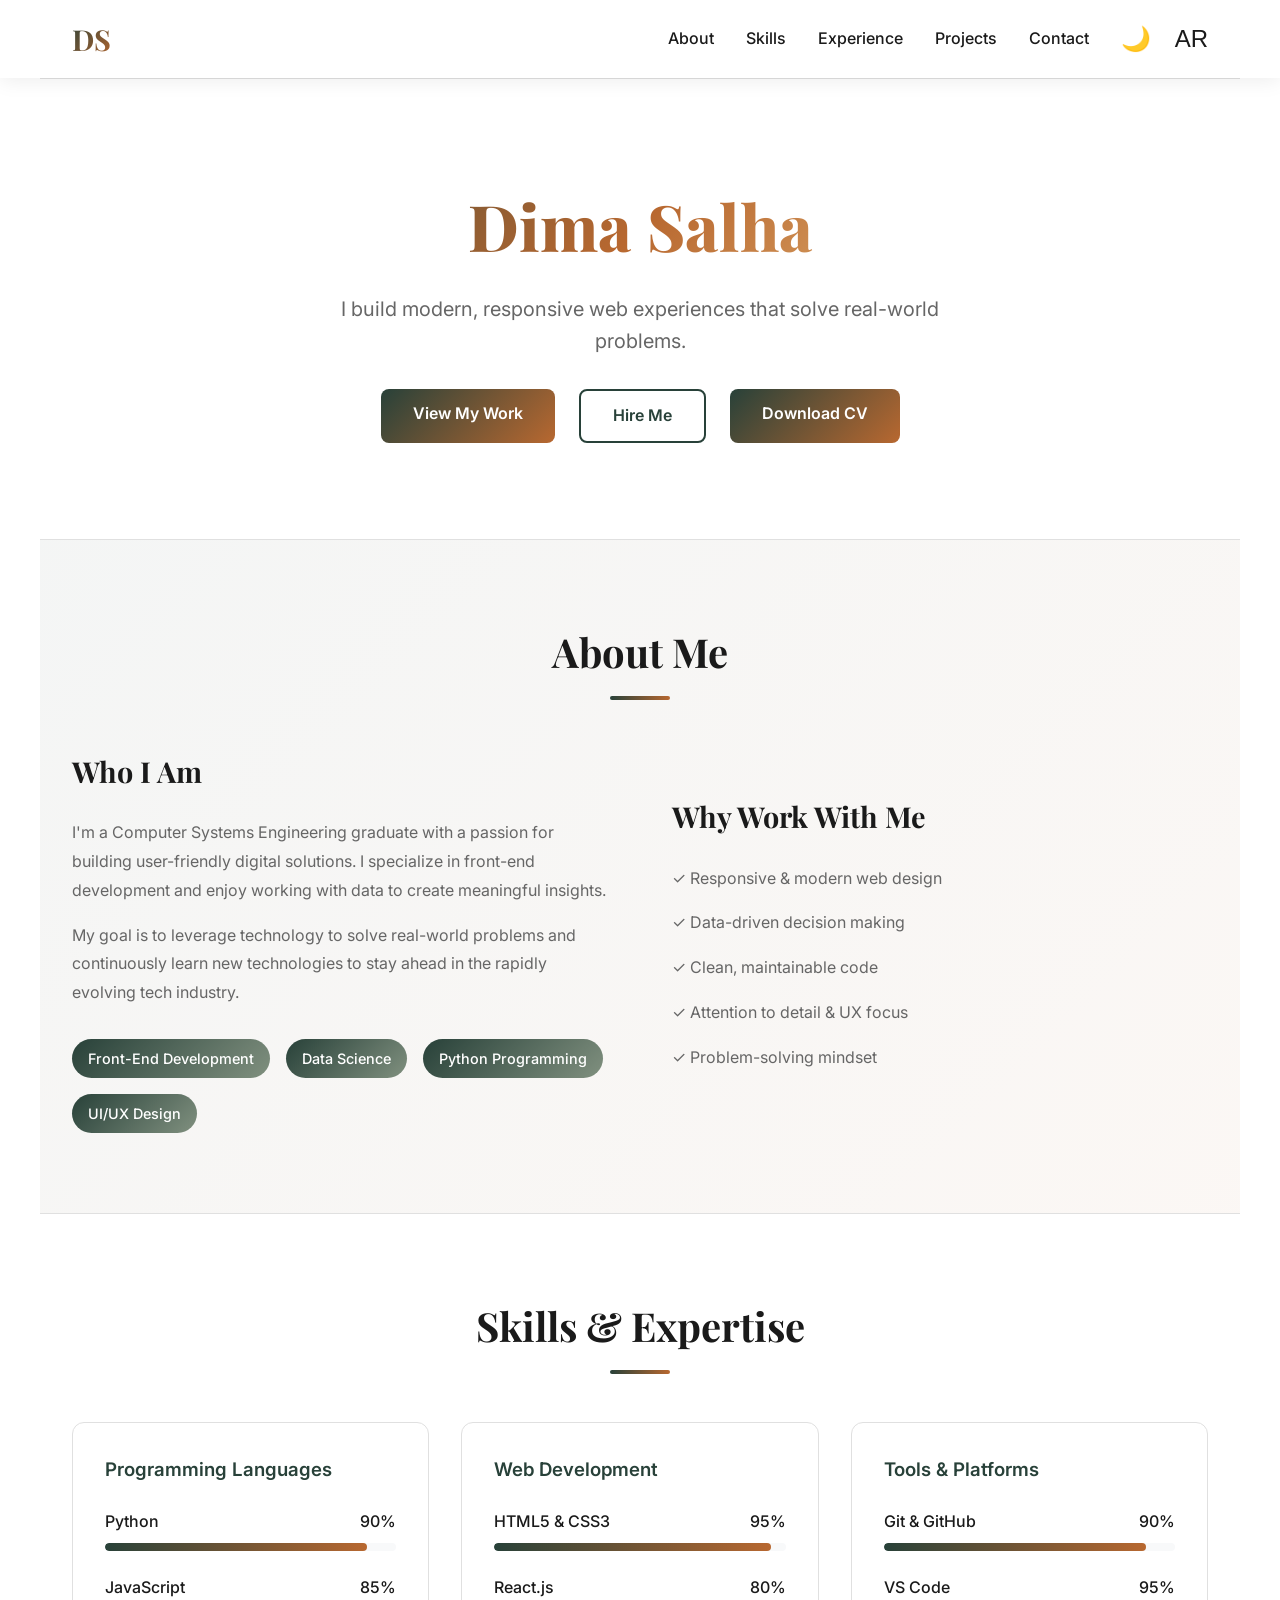
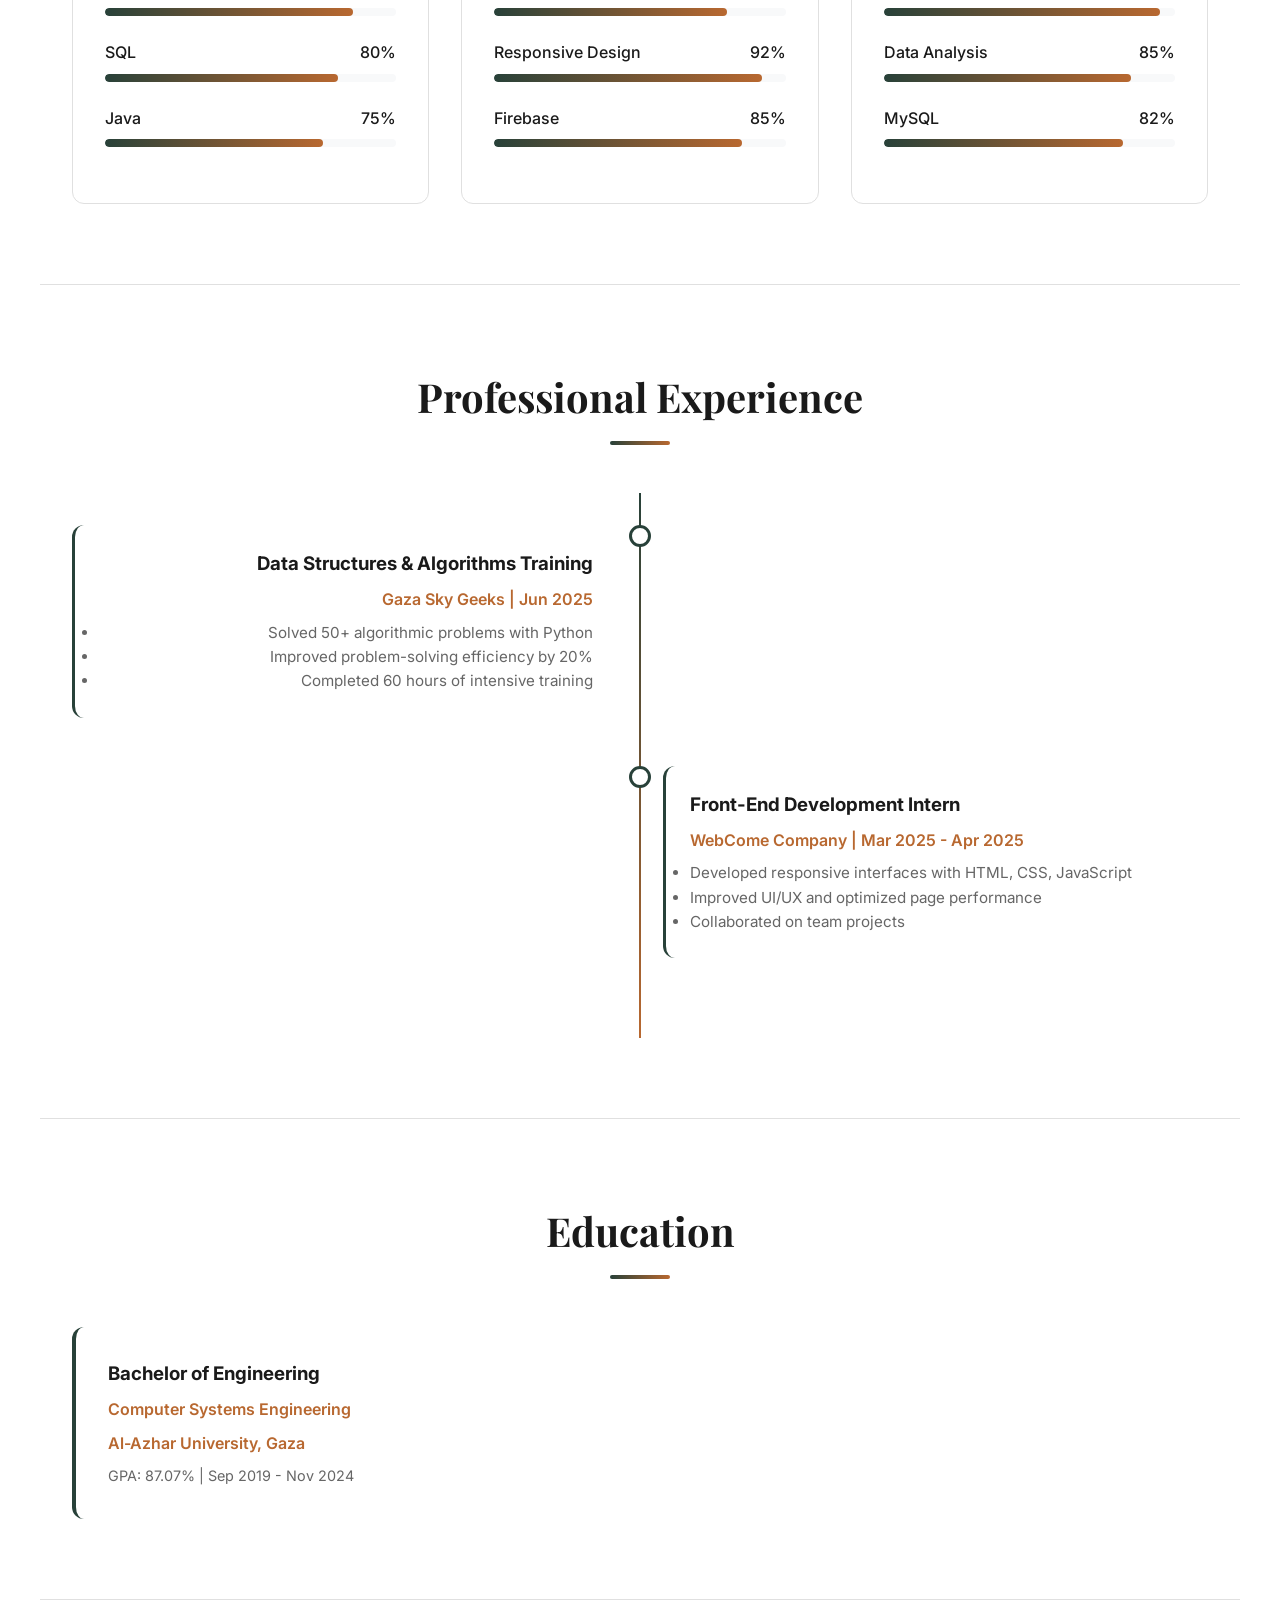
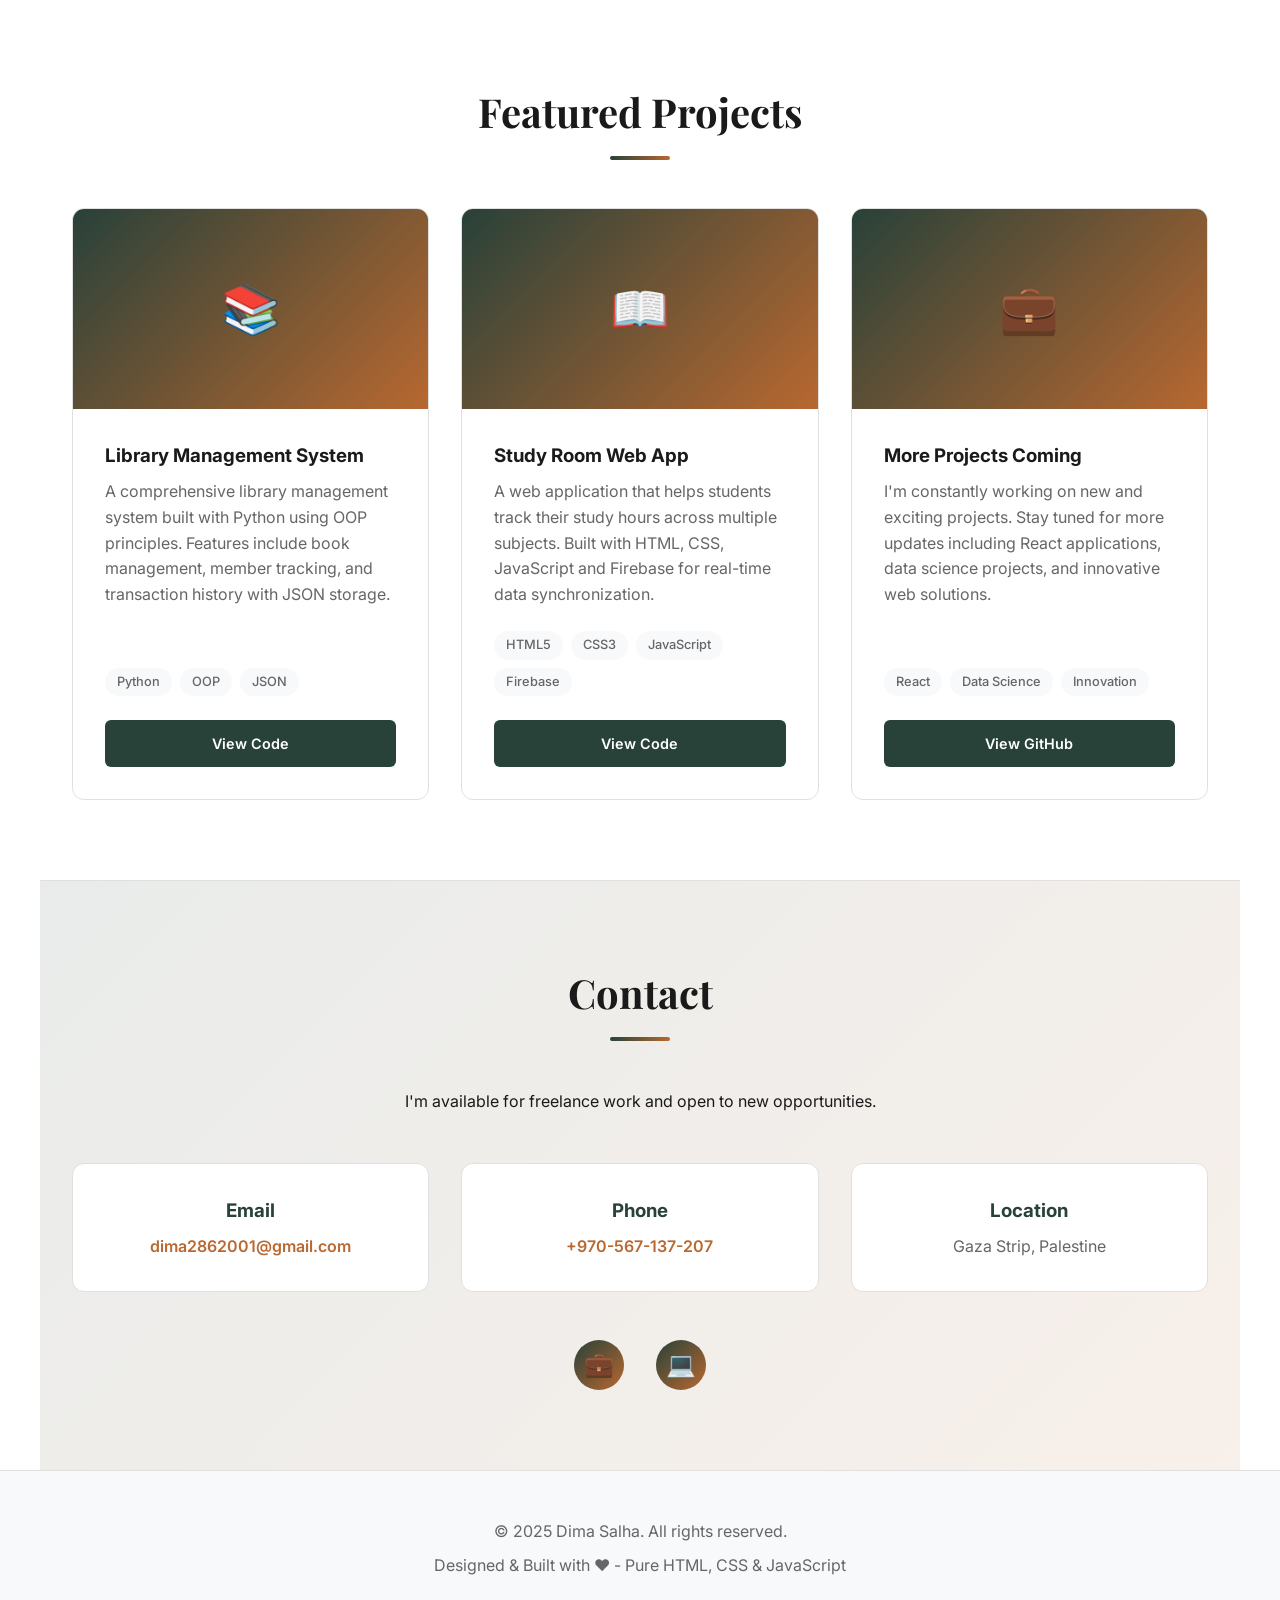
<file: index.html>
<!DOCTYPE html>
<html lang="en">
<head>
    <meta charset="UTF-8">
    <meta name="viewport" content="width=device-width, initial-scale=1.0">

    <!-- SEO تحسين -->
    <title>Dima Salha | Front-End Developer Portfolio</title>
    <meta name="description" content="Dima Salha - Front-End Developer and Data Science Enthusiast. Specialized in building modern, responsive websites using HTML, CSS, JavaScript, and React.">
    <meta name="keywords" content="Front End Developer, Web Developer, Dima Salha, HTML CSS JavaScript, React Developer, Portfolio">
    <meta name="author" content="Dima Salha">

    <!-- Google Fonts -->
    <link rel="preconnect" href="https://fonts.googleapis.com">
    <link rel="preconnect" href="https://fonts.gstatic.com" crossorigin>
    <link href="https://fonts.googleapis.com/css2?family=Playfair+Display:wght@600;700;800&family=Inter:wght@300;400;500;600;700&display=swap" rel="stylesheet">
<link rel="stylesheet" href="style.css">    
</head>
    <body>
    <!-- Navigation -->
    <nav>
        <div class="nav-container">
            <div class="logo" data-en="DS" data-ar="DS">DS</div>
            <div class="nav-controls">
                <ul class="nav-links" id="navLinks">
                    <li><a href="#about" data-en="About" data-ar="عني">About</a></li>
                    <li><a href="#skills" data-en="Skills" data-ar="المهارات">Skills</a></li>
                    <li><a href="#experience" data-en="Experience" data-ar="الخبرة">Experience</a></li>
                    <li><a href="#projects" data-en="Projects" data-ar="المشاريع">Projects</a></li>
                    <li><a href="#contact" data-en="Contact" data-ar="تواصل">Contact</a></li>
                </ul>
                <div class="controls">
                    <button class="theme-toggle" id="themeToggle" title="Toggle theme">🌙</button>
                    <button class="lang-toggle" id="langToggle" title="تبديل اللغة">EN</button>
                    <button class="menu-toggle" id="menuToggle">
                        <span></span>
                        <span></span>
                        <span></span>
                    </button>
                </div>
            </div>
        </div>
    </nav>

<!-- Hero Section -->
<section class="hero">
    <h1 data-en="Dima Salha" data-ar="ديما صالحه">Dima Salha</h1>

    <p 
    data-en="I build modern, responsive web experiences that solve real-world problems."
    data-ar="أقوم ببناء مواقع وتطبيقات ويب حديثة وسريعة الاستجابة لحل مشاكل واقعية بطريقة احترافية.">
    I build modern, responsive web experiences that solve real-world problems.
    </p>

    <div class="cta-buttons">
        <a href="#projects" class="btn btn-primary" data-en="View My Work" data-ar="شاهد أعمالي">View My Work</a>
        <a href="#contact" class="btn btn-secondary" data-en="Hire Me" data-ar="وظفني">Hire Me</a>
        <a href="DIMA Hani.pdf" download class="btn btn-primary" data-en="Download CV" data-ar="تحميل السيرة الذاتية">Download CV</a>
    </div>
</section>

    <!-- About Section -->
    <section class="about" id="about">
         <h2 class="section-title" data-en="About Me" data-ar="نبذة عني">About Me</h2>
        <div class="about-content">
            <div class="about-text">
                <h3 data-en="Who I Am" data-ar="من أنا">Who I Am</h3>
                <p 
    data-en="I'm a Computer Systems Engineering graduate with a passion for building user-friendly digital solutions. I specialize in front-end development and enjoy working with data to create meaningful insights."
    data-ar="أنا خريجة هندسة أنظمة الحاسوب ولدي شغف بتطوير حلول رقمية سهلة الاستخدام. أختص في تطوير الواجهات الأمامية وأستمتع بتحليل البيانات واستخراج رؤى مفيدة.">
    I'm a Computer Systems Engineering graduate...
    </p>
                <p data-en="My goal is to leverage technology to solve real-world problems and continuously learn new technologies to stay ahead in the rapidly evolving tech industry." 
                   data-ar="هدفي هو الاستفادة من التكنولوجيا لحل المشاكل الحقيقية والتعلم المستمر للبقاء في الصدارة في صناعة التكنولوجيا سريعة التطور.">
                    My goal is to leverage technology to solve real-world problems and continuously learn new technologies to stay ahead in the rapidly evolving tech industry.
                </p>
                <div class="specializations">
                    <span class="tag">Front-End Development</span>
                    <span class="tag">Data Science</span>
                    <span class="tag">Python Programming</span>
                    <span class="tag">UI/UX Design</span>
                </div>
            </div>
            <div class="about-text">
                <h3 data-en="Why Work With Me" data-ar="لماذا تعمل معي">Why Work With Me</h3>
                <p data-en="✓ Responsive & modern web design" data-ar="✓ تصاميم ويب حديثة وسريعة الاستجابة">
                    ✓ Responsive & modern web design
                </p>
                <p data-en="✓ Data-driven decision making" data-ar="✓ اتخاذ القرارات القائمة على البيانات">
                    ✓ Data-driven decision making
                </p>
                <p data-en="✓ Clean, maintainable code" data-ar="✓ كود نظيف وقابل للصيانة">
                    ✓ Clean, maintainable code
                </p>
                <p data-en="✓ Attention to detail & UX focus" data-ar="✓ الاهتمام بالتفاصيل والتركيز على تجربة المستخدم">
                    ✓ Attention to detail & UX focus
                </p>
                <p data-en="✓ Problem-solving mindset" data-ar="✓ عقلية حل المشاكل">
                    ✓ Problem-solving mindset
                </p>
            </div>
        </div>
    </section>

    <!-- Skills Section -->
    <section class="skills" id="skills">
        <h2 class="section-title" data-en="Skills & Expertise" data-ar="المهارات والخبرات">Skills & Expertise</h2>
        <div class="skills-grid">
            <div class="skill-category">
                <h3 data-en="Programming Languages" data-ar="لغات البرمجة">Programming Languages</h3>
                <div class="skill-item">
                    <div class="skill-name">
                        <span>Python</span>
                        <span>90%</span>
                    </div>
                    <div class="skill-bar">
                        <div class="skill-progress" style="width: 90%"></div>
                    </div>
                </div>
                <div class="skill-item">
                    <div class="skill-name">
                        <span>JavaScript</span>
                        <span>85%</span>
                    </div>
                    <div class="skill-bar">
                        <div class="skill-progress" style="width: 85%"></div>
                    </div>
                </div>
                <div class="skill-item">
                    <div class="skill-name">
                        <span>SQL</span>
                        <span>80%</span>
                    </div>
                    <div class="skill-bar">
                        <div class="skill-progress" style="width: 80%"></div>
                    </div>
                </div>
                <div class="skill-item">
                    <div class="skill-name">
                        <span>Java</span>
                        <span>75%</span>
                    </div>
                    <div class="skill-bar">
                        <div class="skill-progress" style="width: 75%"></div>
                    </div>
                </div>
            </div>

            <div class="skill-category">
                <h3 data-en="Web Development" data-ar="تطوير الويب">Web Development</h3>
                <div class="skill-item">
                    <div class="skill-name">
                        <span>HTML5 & CSS3</span>
                        <span>95%</span>
                    </div>
                    <div class="skill-bar">
                        <div class="skill-progress" style="width: 95%"></div>
                    </div>
                </div>
                <div class="skill-item">
                    <div class="skill-name">
                        <span>React.js</span>
                        <span>80%</span>
                    </div>
                    <div class="skill-bar">
                        <div class="skill-progress" style="width: 80%"></div>
                    </div>
                </div>
                <div class="skill-item">
                    <div class="skill-name">
                        <span>Responsive Design</span>
                        <span>92%</span>
                    </div>
                    <div class="skill-bar">
                        <div class="skill-progress" style="width: 92%"></div>
                    </div>
                </div>
                <div class="skill-item">
                    <div class="skill-name">
                        <span>Firebase</span>
                        <span>85%</span>
                    </div>
                    <div class="skill-bar">
                        <div class="skill-progress" style="width: 85%"></div>
                    </div>
                </div>
            </div>

            <div class="skill-category">
                <h3 data-en="Tools & Platforms" data-ar="الأدوات والمنصات">Tools & Platforms</h3>
                <div class="skill-item">
                    <div class="skill-name">
                        <span>Git & GitHub</span>
                        <span>90%</span>
                    </div>
                    <div class="skill-bar">
                        <div class="skill-progress" style="width: 90%"></div>
                    </div>
                </div>
                <div class="skill-item">
                    <div class="skill-name">
                        <span>VS Code</span>
                        <span>95%</span>
                    </div>
                    <div class="skill-bar">
                        <div class="skill-progress" style="width: 95%"></div>
                    </div>
                </div>
                <div class="skill-item">
                    <div class="skill-name">
                        <span>Data Analysis</span>
                        <span>85%</span>
                    </div>
                    <div class="skill-bar">
                        <div class="skill-progress" style="width: 85%"></div>
                    </div>
                </div>
                <div class="skill-item">
                    <div class="skill-name">
                        <span>MySQL</span>
                        <span>82%</span>
                    </div>
                    <div class="skill-bar">
                        <div class="skill-progress" style="width: 82%"></div>
                    </div>
                </div>
            </div>
        </div>
    </section>

    <!-- Experience Section -->
    <section class="experience" id="experience">
        <h2 class="section-title" data-en="Professional Experience" data-ar="الخبرة المهنية">Professional Experience</h2>
        <div class="timeline">
            <div class="timeline-item">
                <div class="timeline-content">
                    <h3 data-en="Data Structures & Algorithms Training" data-ar="تدريب هياكل البيانات والخوارزميات">
                        Data Structures & Algorithms Training
                    </h3>
                    <div class="timeline-date" data-en="Gaza Sky Geeks | Jun 2025" data-ar="غزة سكاي جيكس | يونيو 2025">
                        Gaza Sky Geeks | Jun 2025
                    </div>
                    <ul class="timeline-description">
                        <li data-en="Solved 50+ algorithmic problems with Python" data-ar="حل أكثر من 50 مسألة خوارزمية مع Python">
                            Solved 50+ algorithmic problems with Python
                        </li>
                        <li data-en="Improved problem-solving efficiency by 20%" data-ar="تحسين كفاءة حل المشاكل بنسبة 20٪">
                            Improved problem-solving efficiency by 20%
                        </li>
                        <li data-en="Completed 60 hours of intensive training" data-ar="أكملت 60 ساعة من التدريب المكثف">
                            Completed 60 hours of intensive training
                        </li>
                    </ul>
                </div>
            </div>

            <div class="timeline-item">
                <div class="timeline-content">
                    <h3 data-en="Front-End Development Intern" data-ar="متدربة تطوير Front-End">
                        Front-End Development Intern
                    </h3>
                    <div class="timeline-date" data-en="WebCome Company | Mar 2025 - Apr 2025" data-ar="شركة ويبكوم | مارس 2025 - أبريل 2025">
                        WebCome Company | Mar 2025 - Apr 2025
                    </div>
                    <ul class="timeline-description">
                        <li data-en="Developed responsive interfaces with HTML, CSS, JavaScript" data-ar="تطوير واجهات سريعة الاستجابة مع HTML و CSS و JavaScript">
                            Developed responsive interfaces with HTML, CSS, JavaScript
                        </li>
                        <li data-en="Improved UI/UX and optimized page performance" data-ar="تحسين واجهة المستخدم وتحسين أداء الصفحة">
                            Improved UI/UX and optimized page performance
                        </li>
                        <li data-en="Collaborated on team projects" data-ar="التعاون في مشاريع الفريق">
                            Collaborated on team projects
                        </li>
                    </ul>
                </div>
            </div>
        </div>
    </section>

    <!-- Education Section -->
    <section class="education" id="education">
        <h2 class="section-title" data-en="Education" data-ar="التعليم">Education</h2>
        <div class="education-grid">
            <div class="education-card">
                <h3 data-en="Bachelor of Engineering" data-ar="بكالوريوس هندسة">Bachelor of Engineering</h3>
                <div class="education-meta" data-en="Computer Systems Engineering" data-ar="هندسة أنظمة الحاسوب">
                    Computer Systems Engineering
                </div>
                <div class="education-meta" data-en="Al-Azhar University, Gaza" data-ar="جامعة الأزهر، غزة">
                    Al-Azhar University, Gaza
                </div>
                <div class="education-gpa" data-en="GPA: 87.07% | Sep 2019 - Nov 2024" data-ar="المعدل: 87.07٪ | سبتمبر 2019 - نوفمبر 2024">
                    GPA: 87.07% | Sep 2019 - Nov 2024
                </div>
            </div>
        </div>
    </section>

    <!-- Projects Section -->
    <section class="projects" id="projects">
        <h2 class="section-title" data-en="Featured Projects" data-ar="المشاريع المميزة">Featured Projects</h2>
        <div class="projects-grid">
            <div class="project-card">
                <div class="project-image">📚</div>
                <div class="project-content">
                    <h3 data-en="Library Management System" data-ar="نظام إدارة المكتبة">Library Management System</h3>
                    <p class="project-description" data-en="A comprehensive library management system built with Python using OOP principles. Features include book management, member tracking, and transaction history with JSON storage." 
                       data-ar="نظام إدارة مكتبة شامل مبني باستخدام Python مع مبادئ OOP. تتضمن الميزات إدارة الكتب وتتبع الأعضاء وسجل المعاملات مع تخزين JSON.">
                        A comprehensive library management system built with Python using OOP principles. Features include book management, member tracking, and transaction history with JSON storage.
                    </p>
                    <div class="project-tech">
                        <span class="tech-tag">Python</span>
                        <span class="tech-tag">OOP</span>
                        <span class="tech-tag">JSON</span>
                    </div>
                    <div class="project-links">
                        <a href="https://github.com/DimaSalha?tab=repositories" class="github" data-en="View Code" data-ar="عرض الكود">View Code</a>
                    </div>
                </div>
            </div>

            <div class="project-card">
                <div class="project-image">📖</div>
                <div class="project-content">
                    <h3 data-en="Study Room Web App" data-ar="تطبيق غرفة الدراسة">Study Room Web App</h3>
                    <p class="project-description" data-en="A web application that helps students track their study hours across multiple subjects. Built with HTML, CSS, JavaScript and Firebase for real-time data synchronization." 
                       data-ar="تطبيق ويب يساعد الطلاب على تتبع ساعات الدراسة في عدة مواضيع. مبني مع HTML و CSS و JavaScript و Firebase للمزامنة الفورية للبيانات.">
                        A web application that helps students track their study hours across multiple subjects. Built with HTML, CSS, JavaScript and Firebase for real-time data synchronization.
                    </p>
                    <div class="project-tech">
                        <span class="tech-tag">HTML5</span>
                        <span class="tech-tag">CSS3</span>
                        <span class="tech-tag">JavaScript</span>
                        <span class="tech-tag">Firebase</span>
                    </div>
                    <div class="project-links">
                        <a href="https://github.com/DimaSalha/Study-Room-Application" class="github" data-en="View Code" data-ar="عرض الكود">View Code</a>
                    </div>
                </div>
            </div>

            <div class="project-card">
                <div class="project-image">💼</div>
                <div class="project-content">
                    <h3 data-en="More Projects Coming" data-ar="مزيد من المشاريع قريباً">More Projects Coming</h3>
                    <p class="project-description" data-en="I'm constantly working on new and exciting projects. Stay tuned for more updates including React applications, data science projects, and innovative web solutions." 
                       data-ar="أعمل باستمرار على مشاريع جديدة ومثيرة. تابع للمزيد من التحديثات بما في ذلك تطبيقات React ومشاريع علم البيانات والحلول الويب المبتكرة.">
                        I'm constantly working on new and exciting projects. Stay tuned for more updates including React applications, data science projects, and innovative web solutions.
                    </p>
                    <div class="project-tech">
                        <span class="tech-tag">React</span>
                        <span class="tech-tag">Data Science</span>
                        <span class="tech-tag">Innovation</span>
                    </div>
                    <div class="project-links">
                        <a href="https://github.com/DimaSalha?tab=repositories" class="github" data-en="View GitHub" data-ar="عرض جيت هاب">View GitHub</a>
                    </div>
                </div>
            </div>
        </div>
    </section>

    <!-- Contact Section -->
    <section class="contact" id="contact">
      <h2 class="section-title" data-en="Contact" data-ar="تواصل">Contact</h2>
         <p 
    data-en="I'm available for freelance work and open to new opportunities."
    data-ar="أنا متاحة للعمل الحر ومهتمة بالفرص الجديدة.">
    I'm available for freelance work.
    </p>
        
        <div class="contact-info">
            <div class="contact-item">
                <h3 data-en="Email" data-ar="البريد الإلكتروني">Email</h3>
                <p><a href="mailto:dima2862001@gmail.com">dima2862001@gmail.com</a></p>
            </div>
            <div class="contact-item">
                <h3 data-en="Phone" data-ar="الهاتف">Phone</h3>
                <p><a href="tel:+970567137207">+970-567-137-207</a></p>
            </div>
            <div class="contact-item">
                <h3 data-en="Location" data-ar="الموقع">Location</h3>
                <p data-en="Gaza Strip, Palestine" data-ar="قطاع غزة، فلسطين">Gaza Strip, Palestine</p>
            </div>
        </div>

        <div class="social-links">
            <a href="https://www.linkedin.com/in/dima-salha-97530a278/" target="_blank" title="LinkedIn">💼</a>
            <a href="https://github.com/DimaSalha" target="_blank" title="GitHub">💻</a>
        </div>
    </section>

    <!-- Footer -->
    <footer>
        <p data-en="© 2025 Dima Salha. All rights reserved." data-ar="© 2025 ديما صالحه. جميع الحقوق محفوظة.">
            © 2025 Dima Salha. All rights reserved.
        </p>
        <p data-en="Designed & Built with ❤️ - Pure HTML, CSS & JavaScript" 
           data-ar="صُمِّم و بُنِي بـ ❤️ - Pure HTML و CSS و JavaScript">
            Designed & Built with ❤️ - Pure HTML, CSS & JavaScript
        </p>
    </footer>
    <script src="main.js"></script>
</body>
</html>
</file>
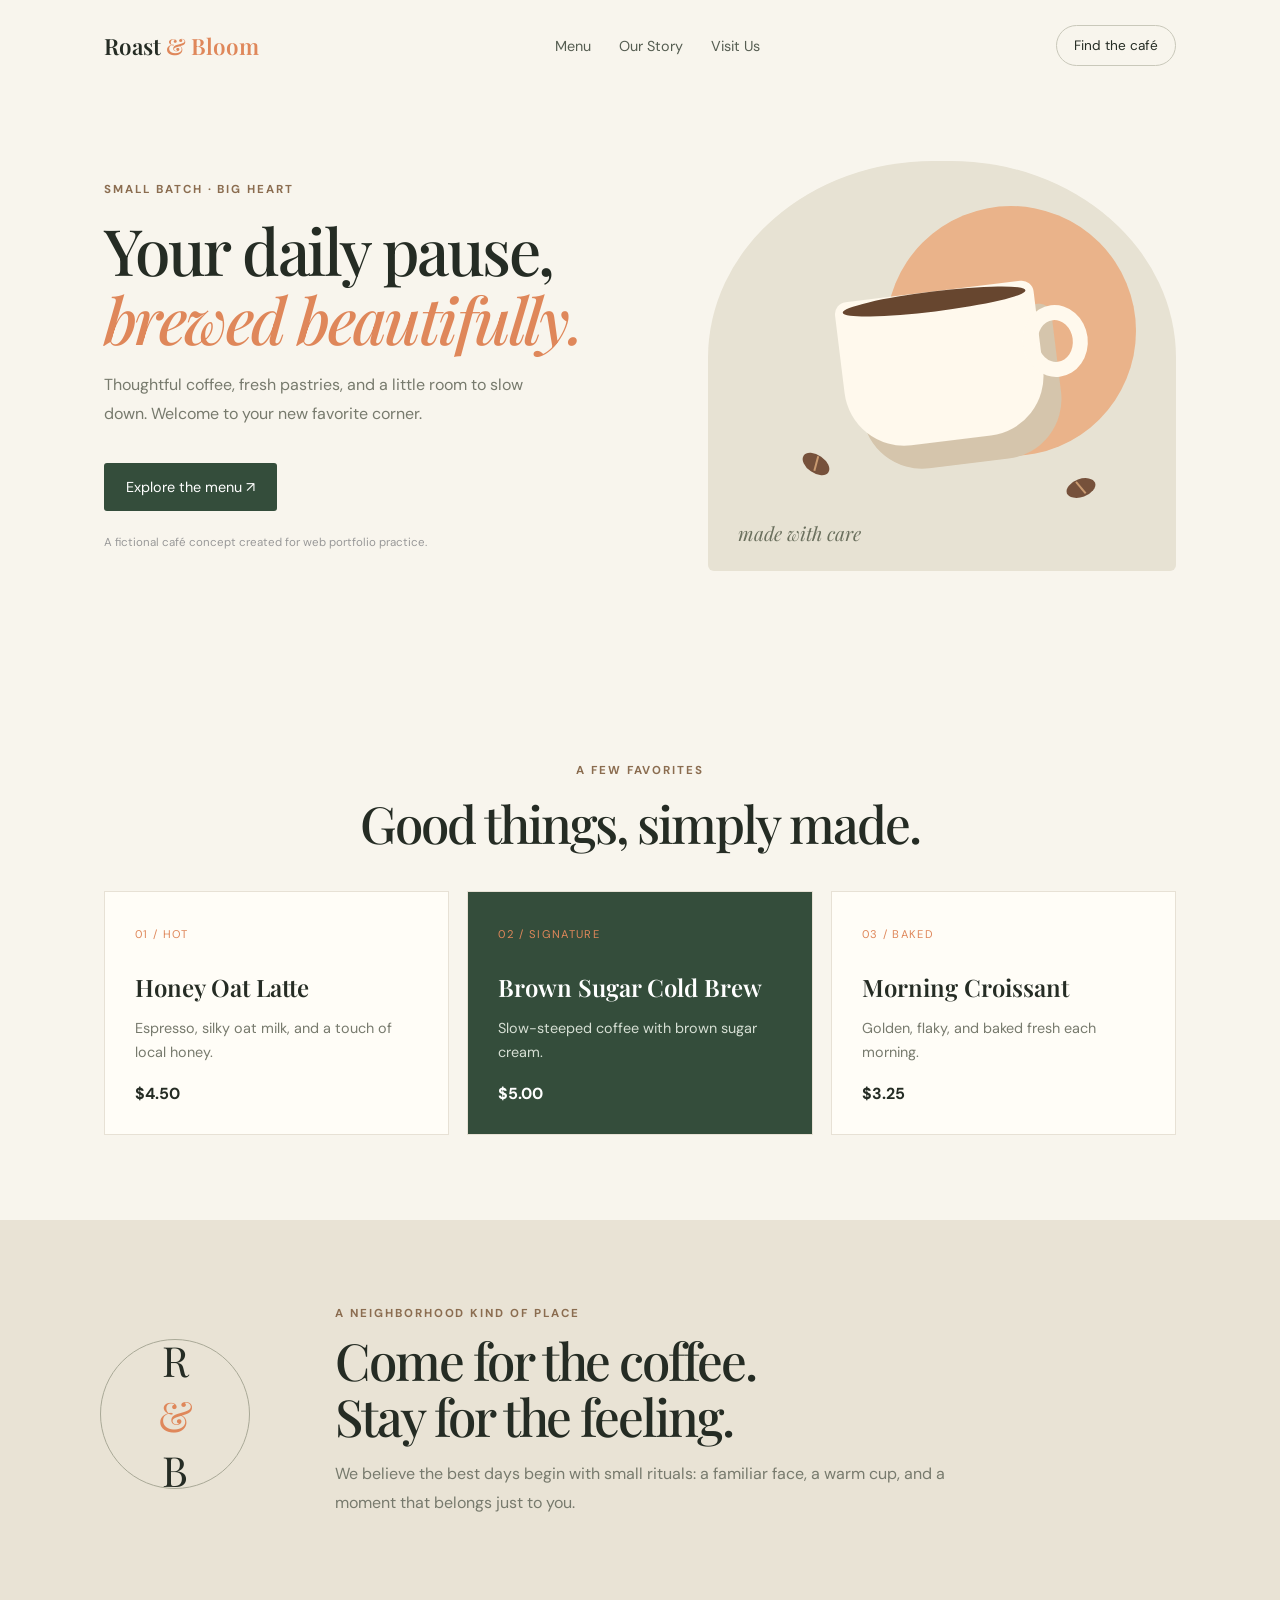
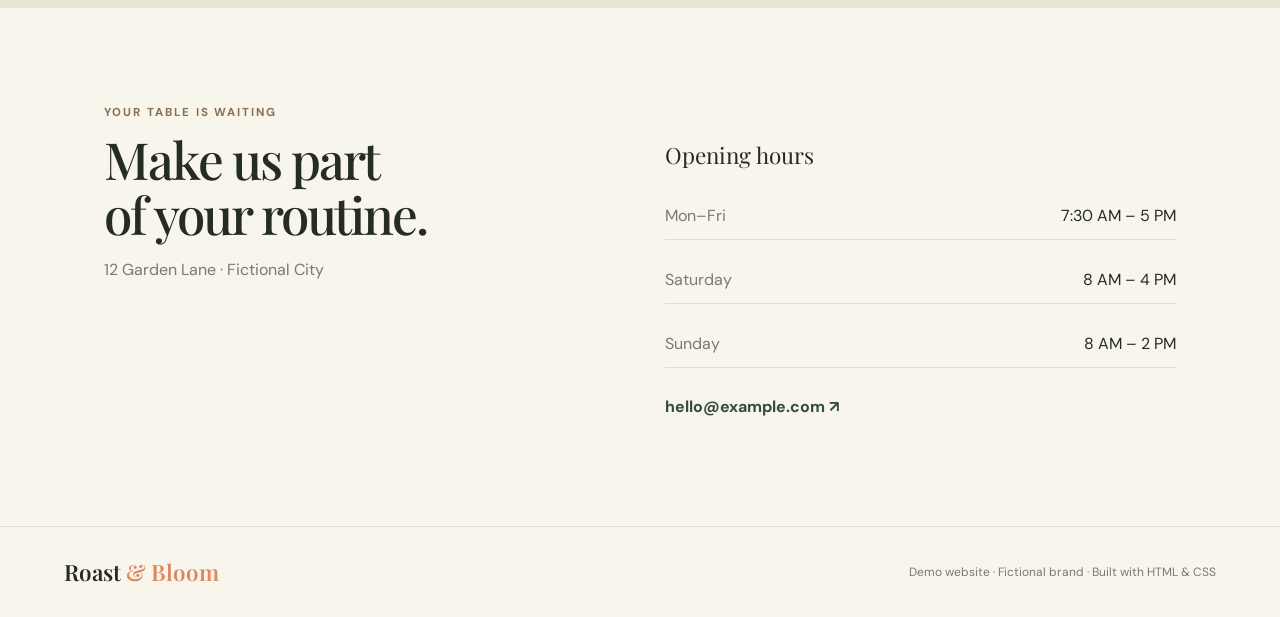
<file: demos/coffee-shop/index.html>
<!doctype html>
<html lang="en">
<head>
  <meta charset="utf-8">
  <meta name="viewport" content="width=device-width, initial-scale=1">
  <meta name="description" content="A responsive landing page concept for a neighborhood coffee shop, featuring signature drinks, opening hours, and contact information.">
  <title>Roast & Bloom | Coffee House Demo</title>
  <link rel="stylesheet" href="style.css">
</head>
<body>
  <header class="site-header"><a class="brand" href="#">Roast <span>& Bloom</span></a><nav aria-label="Main navigation"><a href="#menu">Menu</a><a href="#story">Our Story</a><a href="#visit">Visit Us</a></nav><a class="nav-cta" href="#visit">Find the café</a></header>
  <main>
    <section class="hero"><div class="hero-copy"><p class="eyebrow">SMALL BATCH · BIG HEART</p><h1>Your daily pause,<br><em>brewed beautifully.</em></h1><p class="intro">Thoughtful coffee, fresh pastries, and a little room to slow down. Welcome to your new favorite corner.</p><a class="button" href="#menu">Explore the menu ↗</a><p class="note">A fictional café concept created for web portfolio practice.</p></div><div class="hero-art" role="img" aria-label="Illustration of a coffee cup and coffee beans"><div class="sun"></div><div class="cup"><div class="coffee"></div><div class="handle"></div></div><span class="bean bean-one"></span><span class="bean bean-two"></span><span class="art-label">made with care</span></div></section>
    <section class="section menu" id="menu"><div class="section-head"><p class="eyebrow">A FEW FAVORITES</p><h2>Good things, simply made.</h2></div><div class="cards"><article class="menu-card"><span class="number">01 / HOT</span><h3>Honey Oat Latte</h3><p>Espresso, silky oat milk, and a touch of local honey.</p><strong>$4.50</strong></article><article class="menu-card featured"><span class="number">02 / SIGNATURE</span><h3>Brown Sugar Cold Brew</h3><p>Slow-steeped coffee with brown sugar cream.</p><strong>$5.00</strong></article><article class="menu-card"><span class="number">03 / BAKED</span><h3>Morning Croissant</h3><p>Golden, flaky, and baked fresh each morning.</p><strong>$3.25</strong></article></div></section>
    <section class="story" id="story"><div class="story-mark">R<span>&</span>B</div><div><p class="eyebrow">A NEIGHBORHOOD KIND OF PLACE</p><h2>Come for the coffee.<br>Stay for the feeling.</h2><p>We believe the best days begin with small rituals: a familiar face, a warm cup, and a moment that belongs just to you.</p></div></section>
    <section class="visit" id="visit"><div><p class="eyebrow">YOUR TABLE IS WAITING</p><h2>Make us part<br>of your routine.</h2><p>12 Garden Lane · Fictional City</p></div><div class="hours"><h3>Opening hours</h3><p>Mon–Fri <span>7:30 AM – 5 PM</span></p><p>Saturday <span>8 AM – 4 PM</span></p><p>Sunday <span>8 AM – 2 PM</span></p><a href="mailto:hello@example.com">hello@example.com ↗</a></div></section>
  </main><footer><a class="brand" href="#">Roast <span>& Bloom</span></a><p>Demo website · Fictional brand · Built with HTML & CSS</p></footer>
</body></html>
</file>
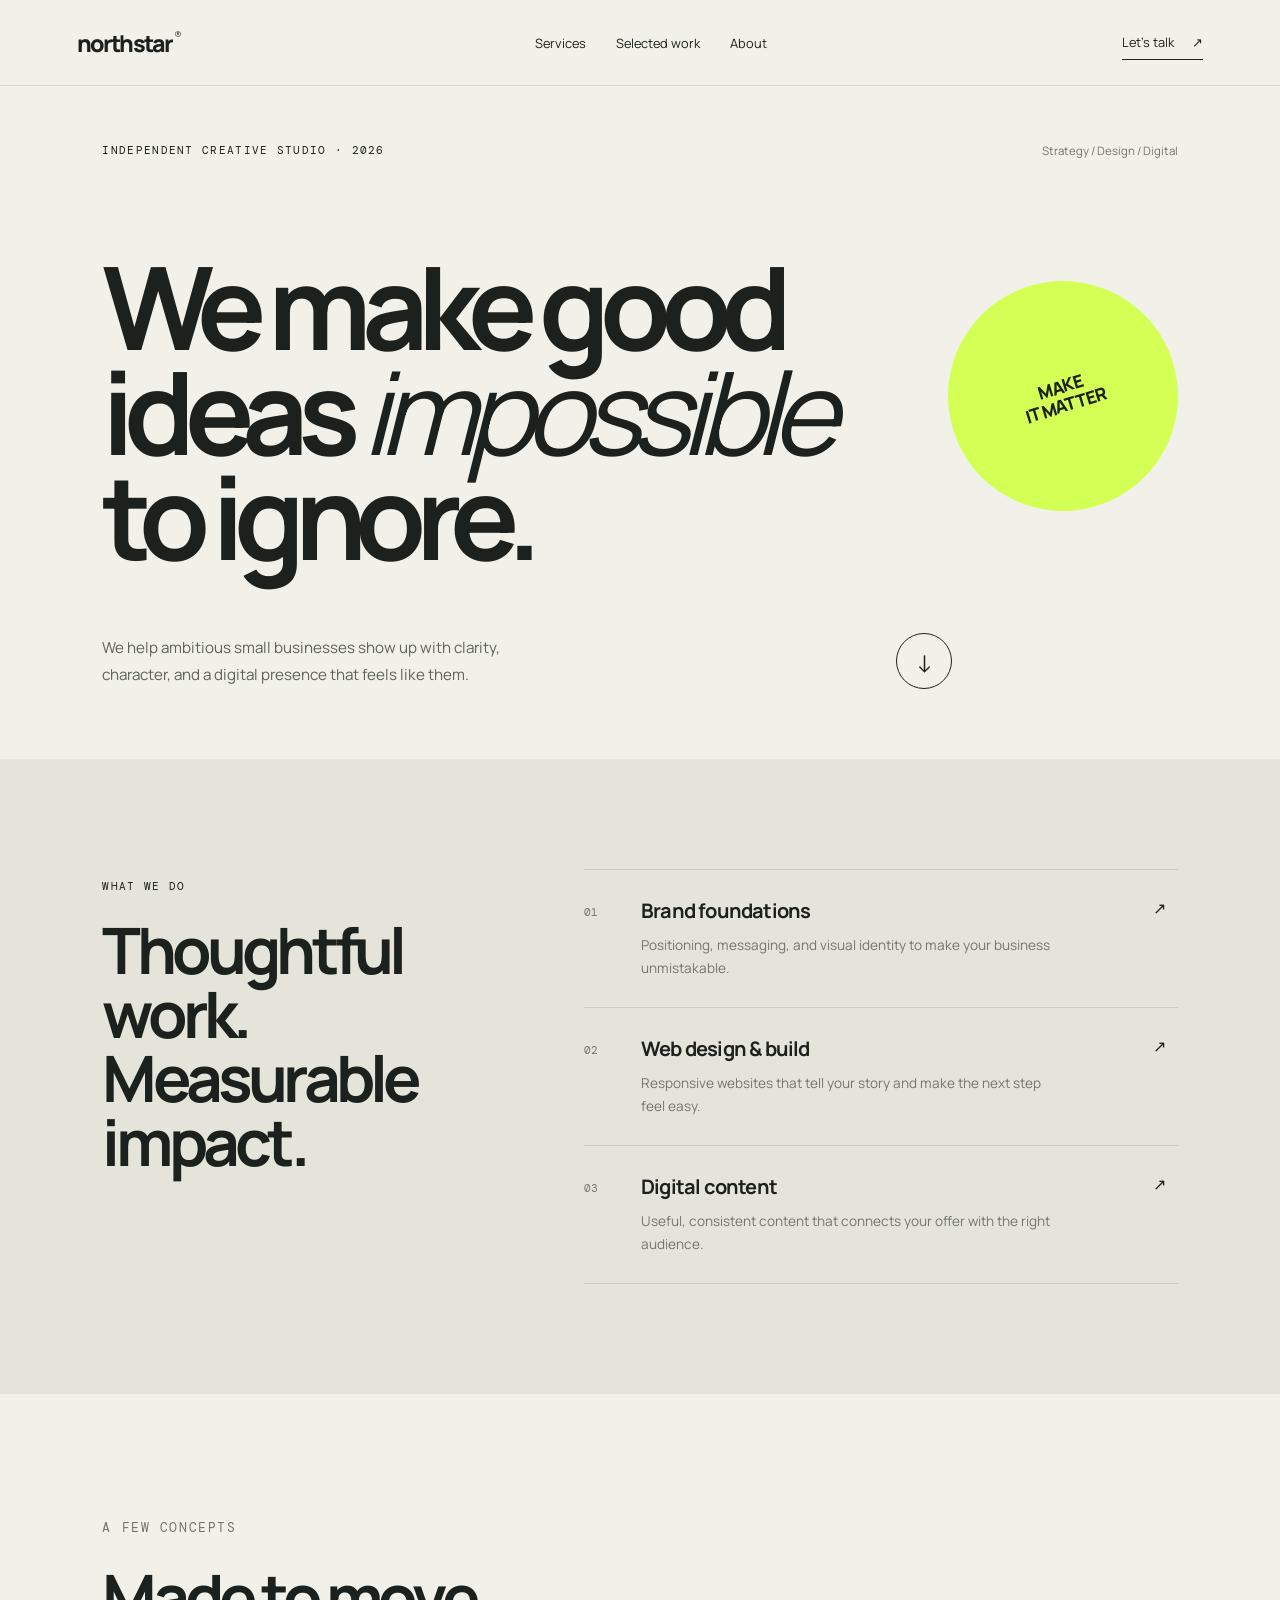
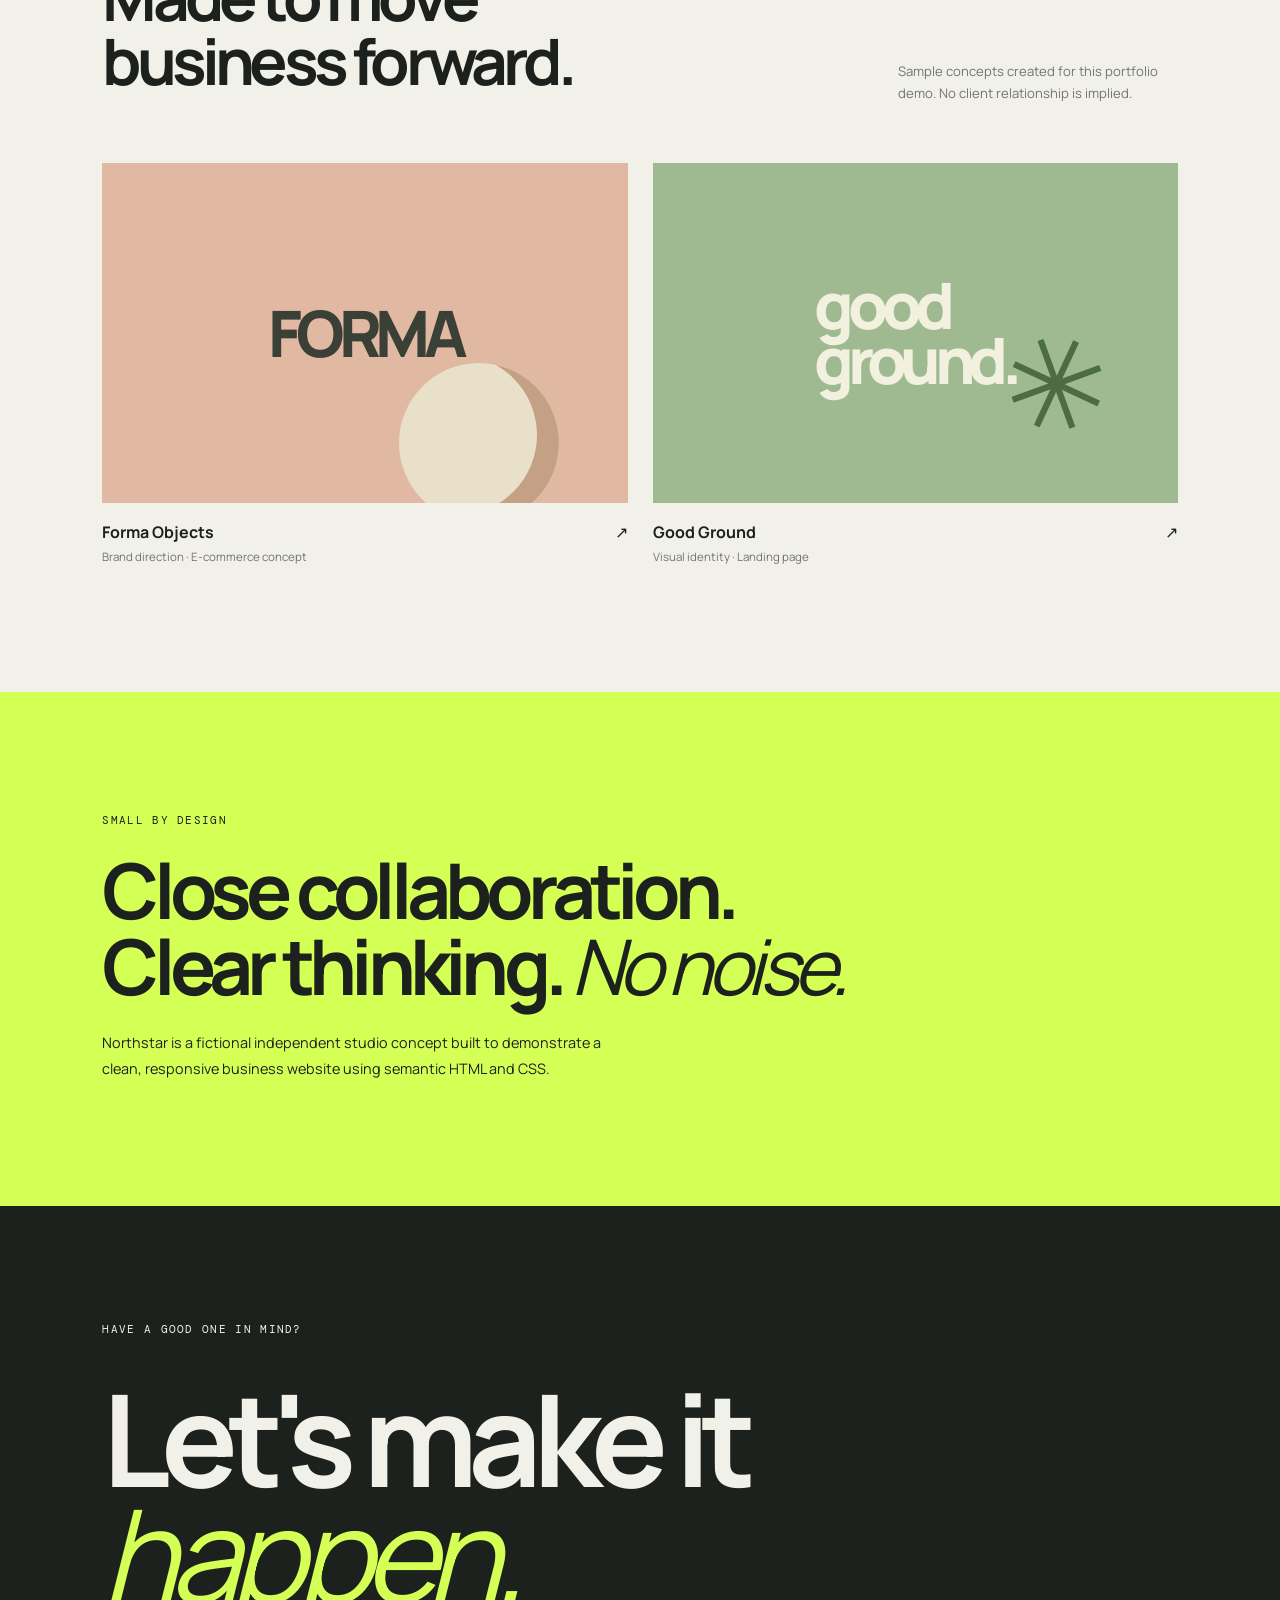
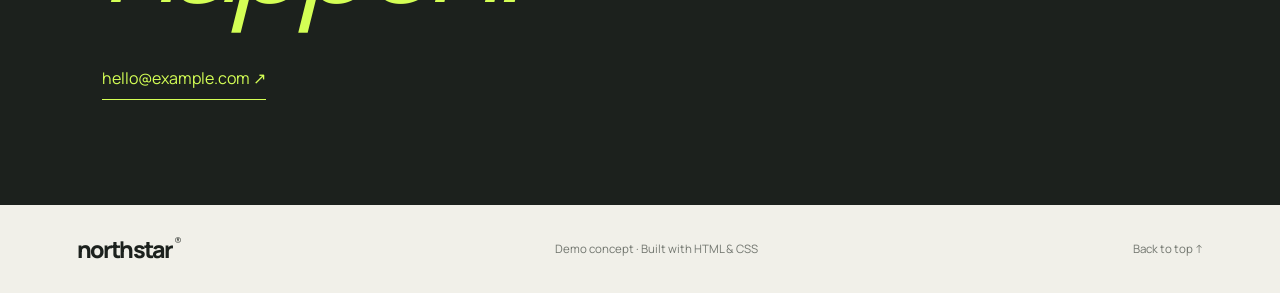
<file: demos/creative-studio/index.html>
<!doctype html>
<html lang="en">
<head><meta charset="utf-8"><meta name="viewport" content="width=device-width, initial-scale=1"><meta name="description" content="A responsive creative studio landing page concept showcasing services, sample projects, and a clear contact call to action."><title>Northstar Studio | Creative Web Demo</title><link rel="stylesheet" href="style.css"></head>
<body><header class="header"><a class="logo" href="#">northstar<span>®</span></a><nav><a href="#services">Services</a><a href="#work">Selected work</a><a href="#about">About</a></nav><a class="contact-link" href="#contact">Let's talk <span>↗</span></a></header>
<main><section class="hero"><div class="hero-top"><p class="kicker">INDEPENDENT CREATIVE STUDIO · 2026</p><p class="side-note">Strategy / Design / Digital</p></div><h1>We make good<br>ideas <span>impossible</span><br>to ignore.</h1><div class="hero-bottom"><p>We help ambitious small businesses show up with clarity, character, and a digital presence that feels like them.</p><a class="round-link" href="#work" aria-label="Explore selected work">↓</a></div><div class="hero-shape"><span>MAKE<br>IT MATTER</span></div></section>
<section class="services section" id="services"><div class="section-intro"><p class="kicker">WHAT WE DO</p><h2>Thoughtful work.<br>Measurable impact.</h2></div><div class="service-list"><article><span>01</span><div><h3>Brand foundations</h3><p>Positioning, messaging, and visual identity to make your business unmistakable.</p></div><b>↗</b></article><article><span>02</span><div><h3>Web design & build</h3><p>Responsive websites that tell your story and make the next step feel easy.</p></div><b>↗</b></article><article><span>03</span><div><h3>Digital content</h3><p>Useful, consistent content that connects your offer with the right audience.</p></div><b>↗</b></article></div></section>
<section class="work section" id="work"><div class="work-head"><div><p class="kicker">A FEW CONCEPTS</p><h2>Made to move<br>business forward.</h2></div><p>Sample concepts created for this portfolio demo. No client relationship is implied.</p></div><div class="work-grid"><article class="work-card work-one"><div class="work-art"><span>FORMA</span><div class="orb"></div></div><div class="work-meta"><div><h3>Forma Objects</h3><p>Brand direction · E-commerce concept</p></div><span>↗</span></div></article><article class="work-card work-two"><div class="work-art"><span>good<br>ground.</span><div class="plant">✳</div></div><div class="work-meta"><div><h3>Good Ground</h3><p>Visual identity · Landing page</p></div><span>↗</span></div></article></div></section>
<section class="about section" id="about"><p class="kicker">SMALL BY DESIGN</p><h2>Close collaboration.<br>Clear thinking. <em>No noise.</em></h2><p>Northstar is a fictional independent studio concept built to demonstrate a clean, responsive business website using semantic HTML and CSS.</p></section>
<section class="contact" id="contact"><p class="kicker">HAVE A GOOD ONE IN MIND?</p><h2>Let's make it<br><em>happen.</em></h2><a href="mailto:hello@example.com">hello@example.com ↗</a></section></main><footer><a class="logo" href="#">northstar<span>®</span></a><p>Demo concept · Built with HTML & CSS</p><a href="#top">Back to top ↑</a></footer></body></html>
</file>
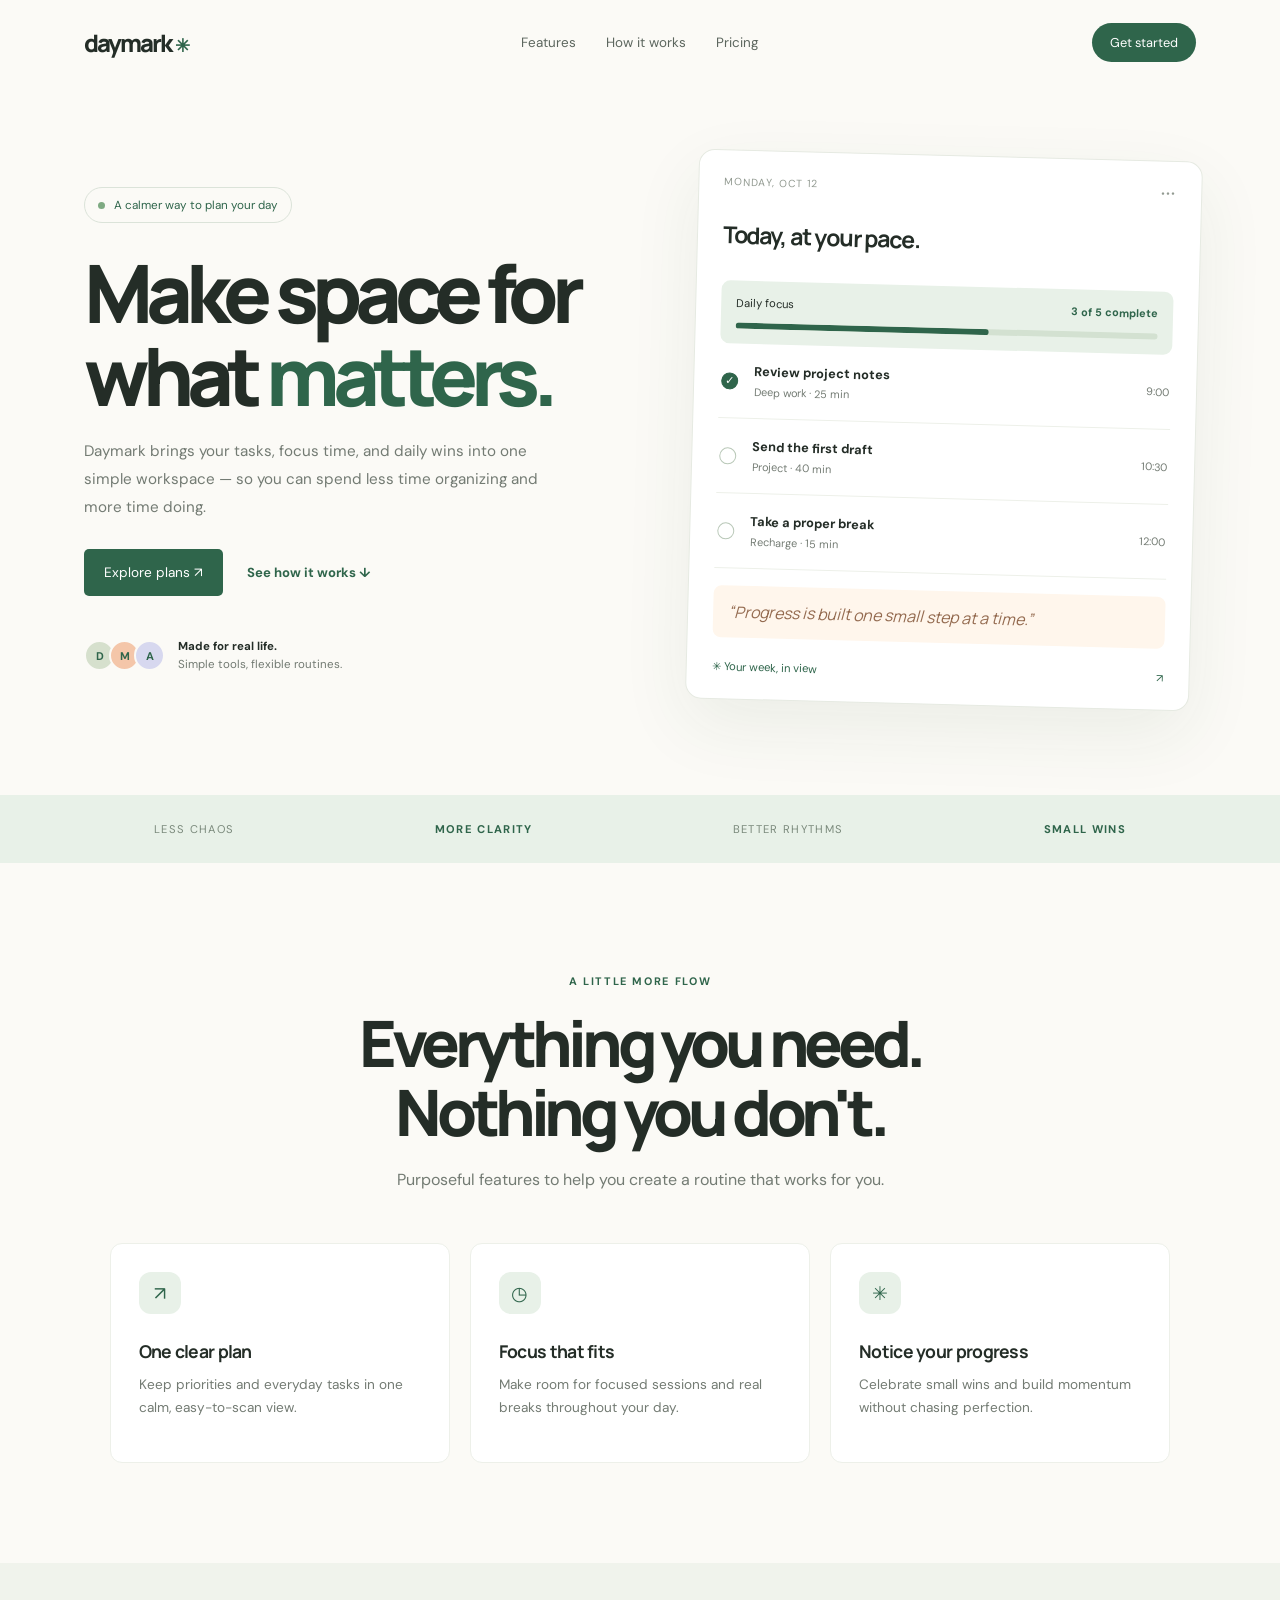
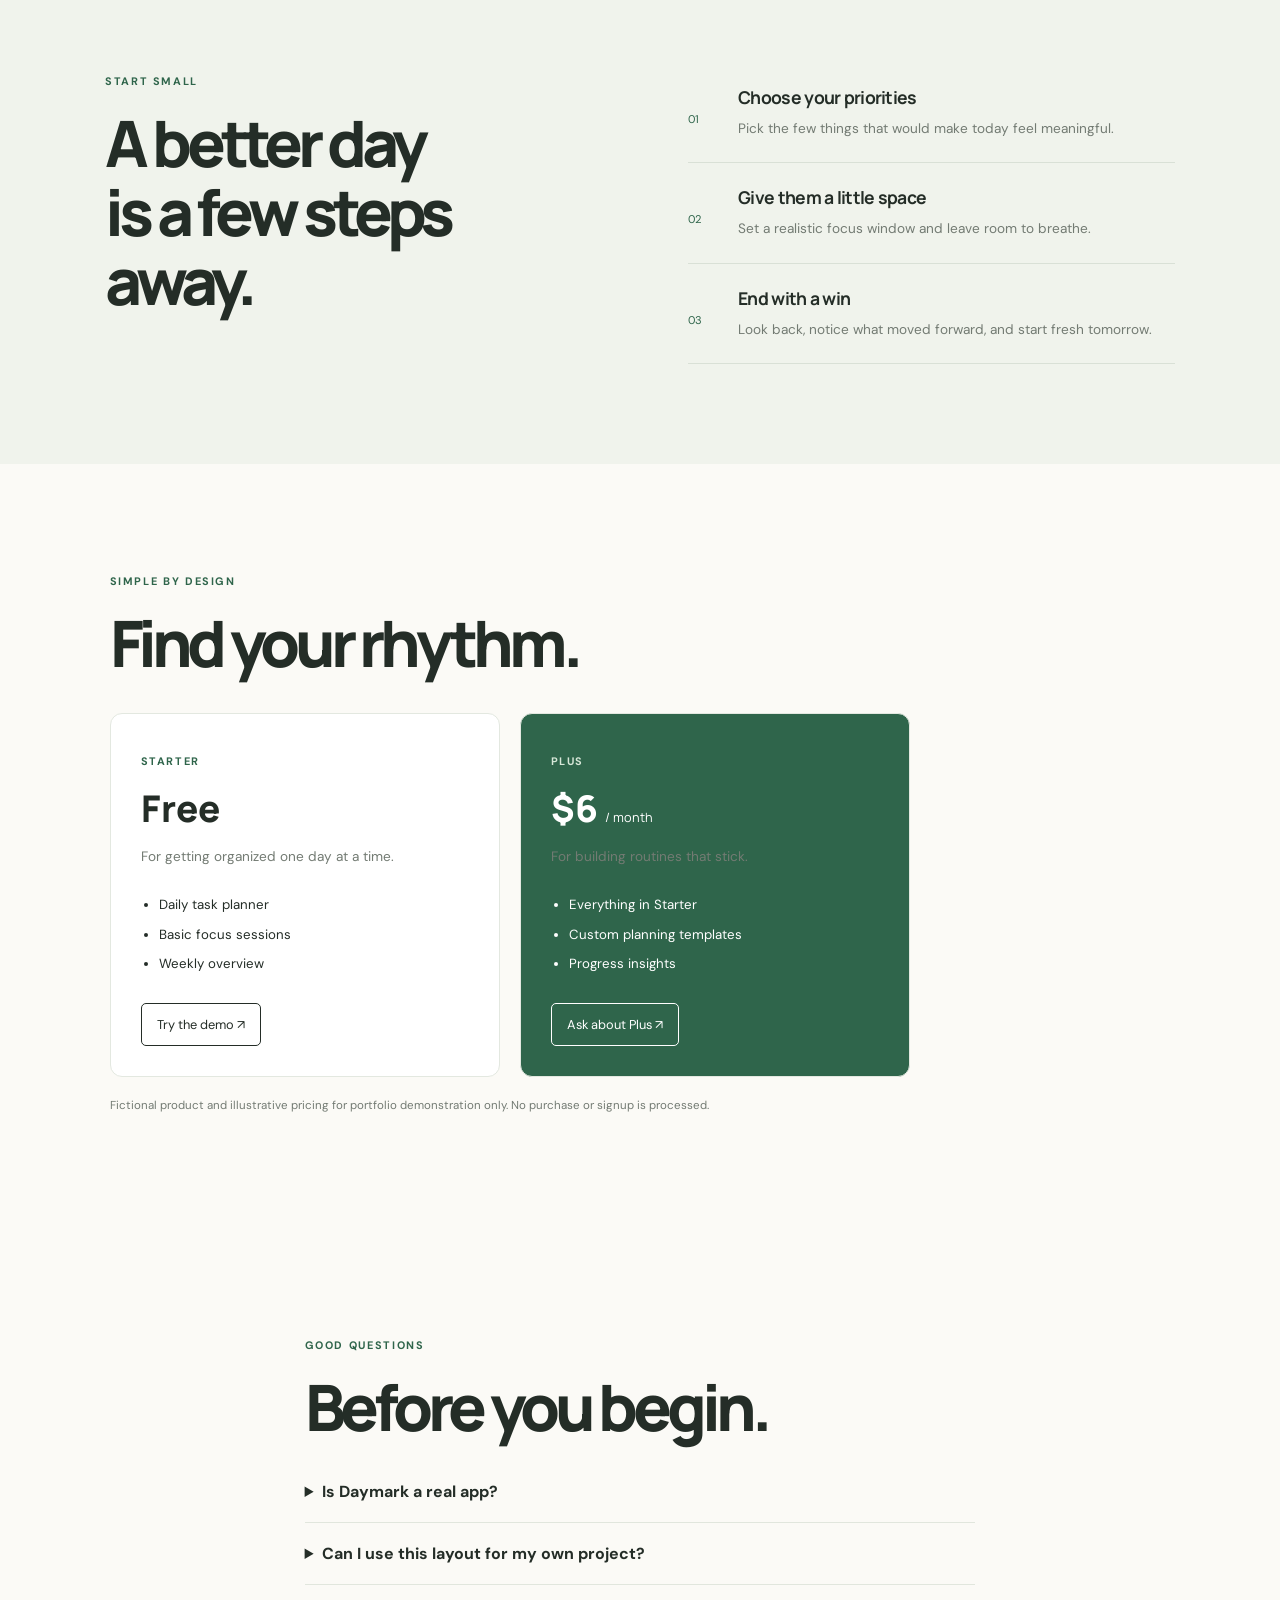
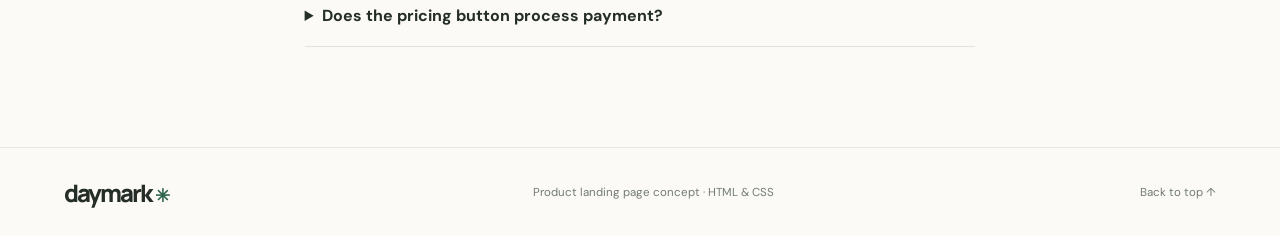
<file: demos/product-landing/index.html>
<!doctype html>
<html lang="en">
<head><meta charset="utf-8"><meta name="viewport" content="width=device-width, initial-scale=1"><meta name="description" content="A responsive product landing page concept for a fictional productivity app, with features, pricing, and FAQs."><title>Daymark | Product Landing Page Demo</title><link rel="stylesheet" href="style.css"></head>
<body><header class="header"><a class="logo" href="#">daymark<span>✳</span></a><nav><a href="#features">Features</a><a href="#how">How it works</a><a href="#pricing">Pricing</a></nav><a class="header-button" href="#pricing">Get started</a></header>
<main><section class="hero"><div class="hero-copy"><div class="pill"><span></span> A calmer way to plan your day</div><h1>Make space for<br>what <em>matters.</em></h1><p>Daymark brings your tasks, focus time, and daily wins into one simple workspace — so you can spend less time organizing and more time doing.</p><div class="hero-actions"><a class="button" href="#pricing">Explore plans ↗</a><a class="text-link" href="#features">See how it works ↓</a></div><div class="proof"><div class="avatars"><b>D</b><b>M</b><b>A</b></div><p><strong>Made for real life.</strong><br>Simple tools, flexible routines.</p></div></div><div class="dashboard"><div class="dash-top"><span>MONDAY, OCT 12</span><span>•••</span></div><h3>Today, at your pace.</h3><div class="progress"><div><span>Daily focus</span><strong>3 of 5 complete</strong></div><div class="track"><i></i></div></div><div class="task done"><span>✓</span><div><b>Review project notes</b><small>Deep work · 25 min</small></div><time>9:00</time></div><div class="task"><span></span><div><b>Send the first draft</b><small>Project · 40 min</small></div><time>10:30</time></div><div class="task"><span></span><div><b>Take a proper break</b><small>Recharge · 15 min</small></div><time>12:00</time></div><div class="quote">“Progress is built one small step at a time.”</div><div class="dash-footer"><span>✳ Your week, in view</span><span>↗</span></div></div></section>
<section class="logos"><span>LESS CHAOS</span><b>MORE CLARITY</b><span>BETTER RHYTHMS</span><b>SMALL WINS</b></section>
<section class="features section" id="features"><div class="section-heading"><p class="eyebrow">A LITTLE MORE FLOW</p><h2>Everything you need.<br>Nothing you don't.</h2><p>Purposeful features to help you create a routine that works for you.</p></div><div class="feature-grid"><article><span class="feature-icon">↗</span><h3>One clear plan</h3><p>Keep priorities and everyday tasks in one calm, easy-to-scan view.</p></article><article><span class="feature-icon">◷</span><h3>Focus that fits</h3><p>Make room for focused sessions and real breaks throughout your day.</p></article><article><span class="feature-icon">✳</span><h3>Notice your progress</h3><p>Celebrate small wins and build momentum without chasing perfection.</p></article></div></section>
<section class="how section" id="how"><div><p class="eyebrow">START SMALL</p><h2>A better day<br>is a few steps away.</h2></div><div class="steps"><article><span>01</span><div><h3>Choose your priorities</h3><p>Pick the few things that would make today feel meaningful.</p></div></article><article><span>02</span><div><h3>Give them a little space</h3><p>Set a realistic focus window and leave room to breathe.</p></div></article><article><span>03</span><div><h3>End with a win</h3><p>Look back, notice what moved forward, and start fresh tomorrow.</p></div></article></div></section>
<section class="pricing section" id="pricing"><p class="eyebrow">SIMPLE BY DESIGN</p><h2>Find your rhythm.</h2><div class="price-cards"><article><p class="eyebrow">STARTER</p><h3>Free</h3><p>For getting organized one day at a time.</p><ul><li>Daily task planner</li><li>Basic focus sessions</li><li>Weekly overview</li></ul><a href="mailto:hello@example.com">Try the demo ↗</a></article><article class="price-featured"><p class="eyebrow">PLUS</p><h3>$6 <small>/ month</small></h3><p>For building routines that stick.</p><ul><li>Everything in Starter</li><li>Custom planning templates</li><li>Progress insights</li></ul><a href="mailto:hello@example.com">Ask about Plus ↗</a></article></div><p class="disclaimer">Fictional product and illustrative pricing for portfolio demonstration only. No purchase or signup is processed.</p></section>
<section class="faq section"><p class="eyebrow">GOOD QUESTIONS</p><h2>Before you begin.</h2><details><summary>Is Daymark a real app?</summary><p>No. Daymark is a fictional product concept created to demonstrate a product landing page.</p></details><details><summary>Can I use this layout for my own project?</summary><p>Yes, this demo code can be adapted for learning. Replace the fictional brand, copy, and visuals with your own project assets.</p></details><details><summary>Does the pricing button process payment?</summary><p>No. The buttons are demonstration links and do not collect payment or personal data.</p></details></section></main><footer><a class="logo" href="#">daymark<span>✳</span></a><p>Product landing page concept · HTML & CSS</p><a href="#">Back to top ↑</a></footer></body></html>
</file>
<file: style.css>
/* ============== CSS Variables - Color Palette ============== */
        :root {
            --emerald: #284139;
            --wasabi: #80907F;
            --khari: #F8D794;
            --earth: #B86830;
            --noir: #111A19;
            
            /* Light Mode */
            --bg-light: #FFFFFF;
            --bg-secondary-light: #F8F9FA;
            --text-primary-light: #1A1A1A;
            --text-secondary-light: #666666;
            --border-light: #E0E0E0;
            --card-light: #FFFFFF;
            
            /* Dark Mode */
            --bg-dark: #0F1419;
            --bg-secondary-dark: #1A2332;
            --text-primary-dark: #E8E8E8;
            --text-secondary-dark: #A0A0A0;
            --border-dark: #2A3A4A;
            --card-dark: #151F2B;
            
            /* Active Mode Variables */
            --bg-current: var(--bg-light);
            --bg-secondary: var(--bg-secondary-light);
            --text-primary: var(--text-primary-light);
            --text-secondary: var(--text-secondary-light);
            --border-color: var(--border-light);
            --card-bg: var(--card-light);
        }
        
        body.dark-mode {
            --bg-current: var(--bg-dark);
            --bg-secondary: var(--bg-secondary-dark);
            --text-primary: var(--text-primary-dark);
            --text-secondary: var(--text-secondary-dark);
            --border-color: var(--border-dark);
            --card-bg: var(--card-dark);
        }
        
        /* ============== Reset & Base Styles ============== */
        * {
            margin: 0;
            padding: 0;
            box-sizing: border-box;
        }
        
        html {
            scroll-behavior: smooth;
        }
        
        body {
            font-family: 'Inter', sans-serif;
            background-color: var(--bg-current);
            color: var(--text-primary);
            transition: background-color 0.3s ease, color 0.3s ease;
            line-height: 1.6;
            overflow-x: hidden;
        }
        
        /* ============== Navigation ============== */
        nav {
            position: sticky;
            top: 0;
            background: rgba(255, 255, 255, 0.95);
            backdrop-filter: blur(10px);
            box-shadow: 0 2px 20px rgba(0, 0, 0, 0.08);
            z-index: 1000;
            transition: all 0.3s ease;
        }
        
        body.dark-mode nav {
            background: rgba(15, 20, 25, 0.95);
            box-shadow: 0 2px 20px rgba(0, 0, 0, 0.3);
        }
        
        .nav-container {
            max-width: 1200px;
            margin: 0 auto;
            padding: 1rem 2rem;
            display: flex;
            justify-content: space-between;
            align-items: center;
        }
        
        .logo {
            font-family: 'Playfair Display', serif;
            font-size: 1.8rem;
            font-weight: 700;
            background: linear-gradient(135deg, var(--emerald), var(--earth));
            -webkit-background-clip: text;
            -webkit-text-fill-color: transparent;
            background-clip: text;
        }
        
        .nav-controls {
            display: flex;
            gap: 2rem;
            align-items: center;
        }
        
        .nav-links {
            display: flex;
            list-style: none;
            gap: 2rem;
        }
        
        .nav-links a {
            color: var(--text-primary);
            text-decoration: none;
            font-weight: 500;
            position: relative;
            transition: color 0.3s ease;
        }
        
        .nav-links a::after {
            content: '';
            position: absolute;
            bottom: -5px;
            left: 0;
            width: 0;
            height: 2px;
            background: linear-gradient(90deg, var(--emerald), var(--earth));
            transition: width 0.3s ease;
        }
        
        .nav-links a:hover::after {
            width: 100%;
        }
        
        .controls {
            display: flex;
            gap: 1.5rem;
            align-items: center;
        }
        
        .theme-toggle, .lang-toggle, .menu-toggle {
            background: none;
            border: none;
            cursor: pointer;
            font-size: 1.5rem;
            transition: transform 0.3s ease;
            color: var(--text-primary);
        }
        
        .theme-toggle:hover, .lang-toggle:hover {
            transform: scale(1.15);
        }
        
        .menu-toggle {
            display: none;
            flex-direction: column;
            gap: 0.4rem;
        }
        
        .menu-toggle span {
            width: 25px;
            height: 3px;
            background: var(--text-primary);
            border-radius: 2px;
            transition: all 0.3s ease;
        }
        
        /* ============== Hero Section ============== */
        .hero {
            max-width: 1200px;
            margin: 0 auto;
            padding: 6rem 2rem;
            text-align: center;
            animation: fadeInUp 0.8s ease;
        }
        
        .hero h1 {
            font-family: 'Playfair Display', serif;
            font-size: clamp(2.5rem, 8vw, 4rem);
            font-weight: 800;
            margin-bottom: 1rem;
            background: linear-gradient(135deg, var(--emerald), var(--earth), var(--khari));
            -webkit-background-clip: text;
            -webkit-text-fill-color: transparent;
            background-clip: text;
        }
        
        .hero p {
            font-size: 1.25rem;
            color: var(--text-secondary);
            margin-bottom: 2rem;
            max-width: 600px;
            margin-left: auto;
            margin-right: auto;
        }
        
        .cta-buttons {
            display: flex;
            gap: 1.5rem;
            justify-content: center;
            flex-wrap: wrap;
        }
        
        .btn {
            padding: 0.75rem 2rem;
            border: none;
            border-radius: 8px;
            font-weight: 600;
            font-size: 1rem;
            cursor: pointer;
            transition: all 0.3s ease;
            text-decoration: none;
            display: inline-block;
        }
        
        .btn-primary {
            background: linear-gradient(135deg, var(--emerald), var(--earth));
            color: white;
        }
        
        .btn-primary:hover {
            transform: translateY(-3px);
            box-shadow: 0 10px 30px rgba(40, 65, 57, 0.3);
        }
        
        .btn-secondary {
            background: transparent;
            color: var(--emerald);
            border: 2px solid var(--emerald);
        }
        
        .btn-secondary:hover {
            background: var(--emerald);
            color: white;
            transform: translateY(-3px);
        }
        
        body.dark-mode .btn-secondary {
            color: var(--khari);
            border-color: var(--khari);
        }
        
        body.dark-mode .btn-secondary:hover {
            background: var(--khari);
            color: var(--noir);
        }
        
        /* ============== Sections Layout ============== */
        section {
            max-width: 1200px;
            margin: 0 auto;
            padding: 5rem 2rem;
            border-top: 1px solid var(--border-color);
        }
        
        .section-title {
            font-family: 'Playfair Display', serif;
            font-size: 2.5rem;
            font-weight: 700;
            margin-bottom: 3rem;
            text-align: center;
            color: var(--text-primary);
            position: relative;
            padding-bottom: 1rem;
        }
        
        .section-title::after {
            content: '';
            position: absolute;
            bottom: 0;
            left: 50%;
            transform: translateX(-50%);
            width: 60px;
            height: 4px;
            background: linear-gradient(90deg, var(--emerald), var(--earth));
            border-radius: 2px;
        }
        
        /* ============== About Section ============== */
        .about {
            background: linear-gradient(135deg, rgba(40, 65, 57, 0.05), rgba(184, 104, 48, 0.05));
        }
        
        body.dark-mode .about {
            background: linear-gradient(135deg, rgba(40, 65, 57, 0.1), rgba(184, 104, 48, 0.1));
        }
        
        .about-content {
            display: grid;
            grid-template-columns: 1fr 1fr;
            gap: 4rem;
            align-items: center;
        }
        
        .about-text h3 {
            font-family: 'Playfair Display', serif;
            font-size: 1.8rem;
            margin-bottom: 1.5rem;
            color: var(--text-primary);
        }
        
        .about-text p {
            color: var(--text-secondary);
            margin-bottom: 1rem;
            line-height: 1.8;
        }
        
        .specializations {
            display: flex;
            flex-wrap: wrap;
            gap: 1rem;
            margin-top: 2rem;
        }
        
        .tag {
            background: linear-gradient(135deg, var(--emerald), var(--wasabi));
            color: white;
            padding: 0.5rem 1rem;
            border-radius: 20px;
            font-size: 0.9rem;
            font-weight: 500;
        }
        
        /* ============== Skills Section ============== */
        .skills-grid {
            display: grid;
            grid-template-columns: repeat(auto-fit, minmax(300px, 1fr));
            gap: 2rem;
        }
        
        .skill-category {
            background: var(--card-bg);
            padding: 2rem;
            border-radius: 12px;
            border: 1px solid var(--border-color);
            transition: all 0.3s ease;
        }
        
        .skill-category:hover {
            transform: translateY(-5px);
            box-shadow: 0 15px 40px rgba(40, 65, 57, 0.15);
        }
        
        body.dark-mode .skill-category:hover {
            box-shadow: 0 15px 40px rgba(248, 215, 148, 0.1);
        }
        
        .skill-category h3 {
            color: var(--emerald);
            margin-bottom: 1.5rem;
            font-weight: 600;
        }
        
        .skill-item {
            margin-bottom: 1.5rem;
        }
        
        .skill-name {
            display: flex;
            justify-content: space-between;
            margin-bottom: 0.5rem;
            font-weight: 500;
        }
        
        .skill-bar {
            background: var(--bg-secondary);
            border-radius: 10px;
            height: 8px;
            overflow: hidden;
        }
        
        .skill-progress {
            background: linear-gradient(90deg, var(--emerald), var(--earth));
            height: 100%;
            border-radius: 10px;
            transition: width 0.8s ease;
        }
        
        /* ============== Experience Section ============== */
        .timeline {
            position: relative;
            padding: 2rem 0;
        }
        
        .timeline::before {
            content: '';
            position: absolute;
            left: 50%;
            transform: translateX(-50%);
            top: 0;
            bottom: 0;
            width: 2px;
            background: linear-gradient(180deg, var(--emerald), var(--earth));
        }
        
        .timeline-item {
            margin-bottom: 3rem;
            position: relative;
        }
        
        .timeline-item:nth-child(odd) .timeline-content {
            margin-left: 0;
            margin-right: auto;
            width: 48%;
            text-align: right;
        }
        
        .timeline-item:nth-child(even) .timeline-content {
            margin-left: auto;
            margin-right: 0;
            width: 48%;
            text-align: left;
        }
        
        .timeline-item::before {
            content: '';
            position: absolute;
            left: 50%;
            top: 0;
            transform: translateX(-50%);
            width: 16px;
            height: 16px;
            background: var(--bg-current);
            border: 3px solid var(--emerald);
            border-radius: 50%;
            z-index: 10;
        }
        
        .timeline-content {
            background: var(--card-bg);
            padding: 1.5rem;
            border-radius: 12px;
            border-left: 3px solid var(--emerald);
            transition: all 0.3s ease;
        }
        
        .timeline-content:hover {
            box-shadow: 0 10px 30px rgba(40, 65, 57, 0.2);
        }
        
        .timeline-content h3 {
            color: var(--text-primary);
            margin-bottom: 0.5rem;
        }
        
        .timeline-date {
            color: var(--earth);
            font-weight: 600;
            margin-bottom: 0.5rem;
        }
        
        .timeline-description {
            color: var(--text-secondary);
            font-size: 0.95rem;
        }
        
        /* ============== Projects Section ============== */
        .projects-grid {
            display: grid;
            grid-template-columns: repeat(auto-fit, minmax(320px, 1fr));
            gap: 2rem;
        }
        
        .project-card {
            background: var(--card-bg);
            border-radius: 12px;
            overflow: hidden;
            border: 1px solid var(--border-color);
            transition: all 0.3s ease;
            display: flex;
            flex-direction: column;
        }
        
        .project-card:hover {
            transform: translateY(-8px);
            box-shadow: 0 20px 50px rgba(40, 65, 57, 0.2);
        }
        
        body.dark-mode .project-card:hover {
            box-shadow: 0 20px 50px rgba(248, 215, 148, 0.15);
        }
        
        .project-image {
            width: 100%;
            height: 200px;
            background: linear-gradient(135deg, var(--emerald), var(--earth));
            display: flex;
            align-items: center;
            justify-content: center;
            color: white;
            font-size: 3rem;
        }
        
        .project-content {
            padding: 2rem;
            flex-grow: 1;
            display: flex;
            flex-direction: column;
        }
        
        .project-content h3 {
            color: var(--text-primary);
            margin-bottom: 0.5rem;
            font-weight: 700;
        }
        
        .project-description {
            color: var(--text-secondary);
            margin-bottom: 1.5rem;
            flex-grow: 1;
        }
        
        .project-tech {
            display: flex;
            flex-wrap: wrap;
            gap: 0.5rem;
            margin-bottom: 1.5rem;
        }
        
        .tech-tag {
            background: var(--bg-secondary);
            color: var(--text-secondary);
            padding: 0.25rem 0.75rem;
            border-radius: 15px;
            font-size: 0.8rem;
            font-weight: 500;
        }
        
        .project-links {
            display: flex;
            gap: 1rem;
        }
        
        .project-links a {
            flex: 1;
            padding: 0.75rem;
            border-radius: 6px;
            text-align: center;
            text-decoration: none;
            font-weight: 600;
            font-size: 0.9rem;
            transition: all 0.3s ease;
        }
        
        .project-links a.github {
            background: var(--emerald);
            color: white;
        }
        
        .project-links a.github:hover {
            background: var(--earth);
        }
        
        .project-links a.live {
            background: transparent;
            border: 2px solid var(--emerald);
            color: var(--emerald);
        }
        
        .project-links a.live:hover {
            background: var(--emerald);
            color: white;
        }
        
        /* ============== Education Section ============== */
        .education-grid {
            display: grid;
            grid-template-columns: repeat(auto-fit, minmax(280px, 1fr));
            gap: 2rem;
        }
        
        .education-card {
            background: var(--card-bg);
            padding: 2rem;
            border-radius: 12px;
            border-left: 4px solid var(--emerald);
            transition: all 0.3s ease;
        }
        
        .education-card:hover {
            box-shadow: 0 10px 30px rgba(40, 65, 57, 0.15);
            transform: translateY(-3px);
        }
        
        .education-card h3 {
            color: var(--text-primary);
            margin-bottom: 0.5rem;
        }
        
        .education-meta {
            color: var(--earth);
            font-weight: 600;
            margin-bottom: 0.5rem;
        }
        
        .education-gpa {
            color: var(--text-secondary);
            font-size: 0.9rem;
        }
        
        /* ============== Contact Section ============== */
        .contact {
            background: linear-gradient(135deg, rgba(40, 65, 57, 0.1), rgba(184, 104, 48, 0.1));
            text-align: center;
        }
        
        body.dark-mode .contact {
            background: linear-gradient(135deg, rgba(40, 65, 57, 0.15), rgba(184, 104, 48, 0.15));
        }
        
        .contact-info {
            display: grid;
            grid-template-columns: repeat(auto-fit, minmax(250px, 1fr));
            gap: 2rem;
            margin: 3rem 0;
        }
        
        .contact-item {
            padding: 2rem;
            background: var(--card-bg);
            border-radius: 12px;
            border: 1px solid var(--border-color);
        }
        
        .contact-item h3 {
            color: var(--emerald);
            margin-bottom: 0.5rem;
        }
        
        .contact-item p {
            color: var(--text-secondary);
        }
        
        .contact-item a {
            color: var(--earth);
            text-decoration: none;
            font-weight: 600;
            transition: color 0.3s ease;
        }
        
        .contact-item a:hover {
            color: var(--emerald);
        }
        
        .social-links {
            display: flex;
            justify-content: center;
            gap: 2rem;
            margin-top: 2rem;
        }
        
        .social-links a {
            width: 50px;
            height: 50px;
            border-radius: 50%;
            background: linear-gradient(135deg, var(--emerald), var(--earth));
            color: white;
            display: flex;
            align-items: center;
            justify-content: center;
            text-decoration: none;
            font-size: 1.5rem;
            transition: all 0.3s ease;
        }
        
        .social-links a:hover {
            transform: scale(1.2) rotateZ(10deg);
        }
        
        /* ============== Footer ============== */
        footer {
            background: var(--bg-secondary);
            padding: 3rem 2rem;
            text-align: center;
            color: var(--text-secondary);
            border-top: 1px solid var(--border-color);
        }
        
        footer p {
            margin-bottom: 0.5rem;
        }
        
        /* ============== Animations ============== */
        @keyframes fadeInUp {
            from {
                opacity: 0;
                transform: translateY(30px);
            }
            to {
                opacity: 1;
                transform: translateY(0);
            }
        }
        
        @keyframes slideInLeft {
            from {
                opacity: 0;
                transform: translateX(-30px);
            }
            to {
                opacity: 1;
                transform: translateX(0);
            }
        }
        
        @keyframes slideInRight {
            from {
                opacity: 0;
                transform: translateX(30px);
            }
            to {
                opacity: 1;
                transform: translateX(0);
            }
        }
        
        .animate-on-scroll {
            opacity: 0;
            animation: fadeInUp 0.8s ease forwards;
        }
        
        /* ============== Responsive Design ============== */
        @media (max-width: 768px) {
            .nav-links {
                display: none;
                position: absolute;
                top: 100%;
                left: 0;
                right: 0;
                flex-direction: column;
                background: var(--bg-current);
                padding: 2rem;
                gap: 1rem;
                border-bottom: 1px solid var(--border-color);
            }
            
            .nav-links.active {
                display: flex;
            }
            
            .menu-toggle {
                display: flex;
            }
            
            .menu-toggle.active span:nth-child(1) {
                transform: rotate(45deg) translate(8px, 8px);
            }
            
            .menu-toggle.active span:nth-child(2) {
                opacity: 0;
            }
            
            .menu-toggle.active span:nth-child(3) {
                transform: rotate(-45deg) translate(8px, -8px);
            }
            
            .about-content {
                grid-template-columns: 1fr;
                gap: 2rem;
            }
            
            .timeline::before {
                left: 30px;
            }
            
            .timeline-item::before {
                left: 30px;
            }
            
            .timeline-item:nth-child(odd) .timeline-content,
            .timeline-item:nth-child(even) .timeline-content {
                width: calc(100% - 70px);
                margin-left: 70px;
                margin-right: 0;
                text-align: left;
            }
            
            .section-title {
                font-size: 2rem;
            }
            
            .hero h1 {
                font-size: 2rem;
            }
            
            .cta-buttons {
                flex-direction: column;
            }
            
            .btn {
                width: 100%;
            }
        }
        
        @media (max-width: 480px) {
            .nav-container {
                padding: 1rem;
            }
            
            .logo {
                font-size: 1.5rem;
            }
            
            .nav-controls {
                gap: 1rem;
            }
            
            section {
                padding: 3rem 1rem;
            }
            
            .section-title {
                font-size: 1.8rem;
                margin-bottom: 2rem;
            }
            
            .projects-grid,
            .skills-grid,
            .education-grid {
                grid-template-columns: 1fr;
            }
            
            .hero {
                padding: 4rem 1rem;
            }
            
            .hero h1 {
                font-size: 1.5rem;
            }
        }
</file>
<file: demos/coffee-shop/style.css>
@import url('https://fonts.googleapis.com/css2?family=DM+Sans:wght@400;500;600;700&family=Playfair+Display:ital,wght@0,500;0,600;0,700;1,500;1,600&display=swap');
:root{--ink:#252c24;--cream:#f8f5ed;--green:#344d3b;--orange:#df875a;--muted:#777a6d}*{box-sizing:border-box}html{scroll-behavior:smooth}body{margin:0;background:var(--cream);color:var(--ink);font-family:'DM Sans',sans-serif}a{color:inherit;text-decoration:none}.site-header{max-width:1200px;margin:auto;padding:25px 5%;display:flex;align-items:center;justify-content:space-between;gap:25px}.brand{font:600 1.4rem 'Playfair Display',serif;white-space:nowrap}.brand span{color:var(--orange)}nav{display:flex;gap:28px;color:#555d51;font-size:.9rem}nav a:hover,.hours a:hover{color:var(--orange)}.nav-cta{border:1px solid #c9c8ba;border-radius:30px;padding:11px 17px;font-size:.85rem}.hero{max-width:1200px;margin:auto;padding:70px 5% 95px;display:grid;grid-template-columns:1.05fr .95fr;align-items:center;gap:8%}.eyebrow{font-size:.72rem;letter-spacing:.17em;font-weight:700;color:#8b6d50}.hero h1,.section h2,.story h2,.visit h2{font:500 clamp(2.8rem,5vw,5rem)/1.08 'Playfair Display',serif;letter-spacing:-.04em;margin:18px 0}.hero h1 em{color:var(--orange);font-weight:500}.intro{max-width:440px;color:var(--muted);line-height:1.8}.button{display:inline-block;background:var(--green);color:#fff;padding:15px 22px;border-radius:3px;margin-top:18px;font-size:.9rem}.button:hover{background:#25392b}.note{font-size:.72rem;color:#999;margin-top:24px}.hero-art{min-height:410px;background:#e7e2d3;border-radius:48% 48% 6px 6px;position:relative;overflow:hidden;display:grid;place-items:center}.sun{position:absolute;width:250px;height:250px;border-radius:50%;background:#eab38a;top:45px;right:40px}.cup{position:relative;width:200px;height:150px;background:#fff9ed;border-radius:12px 12px 60px 60px;box-shadow:15px 25px 0 #d5c5ac;z-index:2;transform:rotate(-7deg)}.coffee{height:20px;background:#67462f;border-radius:50%;margin:0 8px}.handle{position:absolute;width:65px;height:72px;border:15px solid #fff9ed;border-radius:50%;right:-48px;top:28px}.bean{position:absolute;width:30px;height:18px;border-radius:50%;background:#76513b;transform:rotate(35deg)}.bean:after{content:'';position:absolute;width:2px;height:15px;background:#c99a70;left:14px;top:1px;transform:rotate(-20deg)}.bean-one{left:20%;bottom:24%}.bean-two{right:17%;bottom:18%;transform:rotate(-20deg)}.art-label{position:absolute;bottom:25px;left:30px;font:italic 1.2rem 'Playfair Display',serif;color:#6b705e}.section{padding:85px 5%;max-width:1200px;margin:auto}.section-head{text-align:center;margin-bottom:40px}.section h2,.story h2,.visit h2{font-size:clamp(2.3rem,4vw,3.5rem)}.cards{display:grid;grid-template-columns:repeat(3,1fr);gap:18px}.menu-card{padding:30px;background:#fffdf7;border:1px solid #e7e1d5;min-height:230px}.menu-card.featured{background:var(--green);color:#fff}.number{font-size:.7rem;letter-spacing:.12em;color:var(--orange)}.menu-card h3{font:600 1.5rem 'Playfair Display',serif;margin:28px 0 12px}.menu-card p{line-height:1.65;color:var(--muted);font-size:.9rem}.featured p{color:#d6dfd4}.menu-card strong{display:block;margin-top:18px}.story{background:#e9e3d5;padding:75px max(5%,calc((100% - 1080px)/2));display:grid;grid-template-columns:180px 1fr;gap:55px;align-items:center}.story-mark{height:150px;width:150px;border:1px solid #a9a997;border-radius:50%;display:grid;place-content:center;text-align:center;font:2.6rem 'Playfair Display',serif}.story-mark span{color:var(--orange)}.story h2,.visit h2{margin:12px 0}.story p:not(.eyebrow){max-width:620px;color:var(--muted);line-height:1.8}.visit{max-width:1200px;margin:auto;padding:85px 5%;display:grid;grid-template-columns:1fr 1fr;gap:50px}.visit>div>p:last-child{color:var(--muted)}.hours{padding:24px 0}.hours h3{font:1.4rem 'Playfair Display',serif}.hours p{padding:13px 0;border-bottom:1px solid #e2dccf;color:var(--muted);display:flex;justify-content:space-between;gap:15px}.hours p span{color:var(--ink)}.hours a{display:inline-block;margin-top:12px;color:var(--green);font-weight:700}footer{border-top:1px solid #e2dccf;padding:25px 5%;display:flex;justify-content:space-between;align-items:center;gap:20px}footer p{font-size:.75rem;color:var(--muted)}@media(max-width:720px){.site-header{flex-wrap:wrap}.site-header nav{order:3;width:100%;justify-content:space-between;gap:10px}.nav-cta{margin-left:auto}.hero{grid-template-columns:1fr;padding-top:35px;gap:35px}.hero-art{min-height:330px}.cards{grid-template-columns:1fr}.menu-card{min-height:unset}.story{grid-template-columns:1fr;gap:25px}.story-mark{height:100px;width:100px;font-size:2rem}.visit{grid-template-columns:1fr;gap:10px}footer{align-items:flex-start;flex-direction:column;gap:8px}}
</file>
<file: demos/creative-studio/style.css>
@import url('https://fonts.googleapis.com/css2?family=DM+Mono:wght@400;500&family=Manrope:wght@400;500;600;700;800&display=swap');:root{--bg:#f1f0e9;--ink:#1c211d;--lime:#d4ff55;--muted:#72766f}*{box-sizing:border-box}html{scroll-behavior:smooth}body{margin:0;background:var(--bg);color:var(--ink);font-family:Manrope,Arial,sans-serif}a{color:inherit;text-decoration:none}.header{height:86px;display:flex;align-items:center;justify-content:space-between;padding:0 6%;border-bottom:1px solid #d9d9d0;gap:25px}.logo{font-weight:800;font-size:1.45rem;letter-spacing:-.08em}.logo span{font: .65rem 'DM Mono',monospace;vertical-align:top;margin-left:3px}.header nav{display:flex;gap:30px;font-size:.8rem}.contact-link{font-size:.8rem;border-bottom:1px solid;padding:8px 0}.contact-link span{margin-left:15px}.hero{min-height:650px;padding:45px 8% 55px;position:relative;overflow:hidden}.hero-top,.hero-bottom{display:flex;justify-content:space-between;align-items:center;gap:25px}.kicker{font: .68rem 'DM Mono',monospace;letter-spacing:.12em;text-transform:uppercase}.side-note{font-size:.72rem;color:var(--muted)}.hero h1{font-size:clamp(3.7rem,9vw,8.7rem);line-height:.91;letter-spacing:-.09em;margin:85px 0 50px;position:relative;z-index:2}.hero h1 span{font-weight:400;font-style:italic}.hero-bottom{max-width:850px;position:relative;z-index:2}.hero-bottom p{max-width:420px;line-height:1.8;color:#5d635b;font-size:.95rem}.round-link{display:grid;place-items:center;width:56px;height:56px;border:1px solid;border-radius:50%;font-size:1.5rem;transition:.2s}.round-link:hover{background:var(--lime);transform:translateY(3px)}.hero-shape{position:absolute;width:230px;height:230px;background:var(--lime);border-radius:50%;right:8%;top:29%;display:grid;place-items:center;transform:rotate(-17deg)}.hero-shape span{font-size:1.1rem;font-weight:800;line-height:1.1;text-align:center;letter-spacing:-.04em}.section{padding:110px 8%}.services{background:#e4e4db;display:grid;grid-template-columns:.8fr 1.2fr;gap:8%}.section-intro h2,.work-head h2,.about h2,.contact h2{font-size:clamp(2.5rem,5vw,4.5rem);line-height:1;letter-spacing:-.075em;margin:25px 0}.service-list article{display:grid;grid-template-columns:42px 1fr 25px;gap:15px;padding:27px 0;border-bottom:1px solid #c8cbc0}.service-list article:first-child{border-top:1px solid #c8cbc0}.service-list article>span{font: .7rem 'DM Mono',monospace;color:var(--muted);padding-top:8px}.service-list h3{font-size:1.25rem;letter-spacing:-.04em;margin:0 0 10px}.service-list p{color:var(--muted);line-height:1.7;font-size:.85rem;margin:0;max-width:410px}.service-list b{font-weight:400}.work-head{display:flex;justify-content:space-between;align-items:end;gap:30px;margin-bottom:45px}.work-head p{max-width:280px;font-size:.82rem;color:var(--muted);line-height:1.7}.work-grid{display:grid;grid-template-columns:1fr 1fr;gap:25px}.work-art{height:340px;position:relative;overflow:hidden;display:grid;place-items:center}.work-one .work-art{background:#e1b9a3}.work-two .work-art{background:#9fba91}.work-art>span{font-size:clamp(2rem,5vw,4.5rem);font-weight:800;letter-spacing:-.1em;position:relative;z-index:2}.work-one .work-art>span{color:#3a4036}.orb{width:160px;height:160px;border-radius:50%;background:#e8e0c9;position:absolute;right:13%;bottom:-20px;box-shadow:inset -22px -8px #c4a184}.work-two .work-art>span{line-height:.85;color:#f2f0df}.plant{position:absolute;right:13%;bottom:10%;font-size:8rem;color:#4c6c43;transform:rotate(-20deg)}.work-meta{display:flex;justify-content:space-between;padding:18px 0}.work-meta h3{margin:0 0 6px;font-size:1rem}.work-meta p{margin:0;font-size:.72rem;color:var(--muted)}.about{background:var(--lime)}.about h2{font-size:clamp(2.8rem,6vw,5.6rem)}.about h2 em{font-weight:400}.about>p:last-child{max-width:520px;line-height:1.8;font-size:.9rem}.contact{padding:105px 8%;background:var(--ink);color:var(--bg)}.contact h2{font-size:clamp(4rem,10vw,9rem);margin:45px 0;line-height:.9}.contact h2 em{color:var(--lime);font-weight:400}.contact>a{display:inline-block;border-bottom:1px solid var(--lime);padding:10px 0;color:var(--lime)}footer{padding:25px 6%;display:flex;align-items:center;justify-content:space-between;gap:20px}footer p,footer>a:last-child{font-size:.72rem;color:var(--muted)}@media(max-width:760px){.header{height:auto;padding:22px 5%;flex-wrap:wrap}.header nav{order:3;width:100%;justify-content:space-between;gap:10px}.hero{padding:35px 6% 55px;min-height:590px}.hero h1{margin:90px 0 45px;font-size:clamp(3.3rem,13vw,6rem)}.hero-shape{width:125px;height:125px;right:6%;top:27%;opacity:.9}.hero-shape span{font-size:.75rem}.hero-bottom{align-items:flex-end}.hero-bottom p{font-size:.83rem}.section{padding:75px 6%}.services{grid-template-columns:1fr;gap:35px}.work-head{align-items:flex-start;flex-direction:column;gap:0}.work-grid{grid-template-columns:1fr}.work-art{height:280px}.contact{padding:80px 6%}footer{padding:22px 6%;flex-wrap:wrap}footer p{order:3;width:100%}}
</file>
<file: demos/product-landing/style.css>
@import url('https://fonts.googleapis.com/css2?family=DM+Sans:wght@400;500;600;700&family=Manrope:wght@400;500;600;700;800&display=swap');:root{--ink:#242d27;--green:#2f654b;--mint:#e8f1e8;--cream:#fbfaf6;--muted:#737b73;--orange:#f2a47e}*{box-sizing:border-box}html{scroll-behavior:smooth}body{margin:0;background:var(--cream);color:var(--ink);font-family:'DM Sans',sans-serif}a{color:inherit;text-decoration:none}.header{max-width:1240px;margin:auto;padding:23px 5%;display:flex;justify-content:space-between;align-items:center;gap:25px}.logo{font:800 1.5rem Manrope,sans-serif;letter-spacing:-.08em}.logo span{color:var(--green);font-size:1.1rem;margin-left:3px}.header nav{display:flex;gap:30px;font-size:.84rem;color:#5c665e}.header-button{padding:11px 18px;background:var(--green);color:white;border-radius:30px;font-size:.8rem}.hero{max-width:1240px;margin:auto;padding:70px 5% 90px;display:grid;grid-template-columns:1fr .95fr;gap:7%;align-items:center}.pill{display:inline-flex;align-items:center;gap:9px;border:1px solid #dbe3d9;border-radius:30px;padding:9px 13px;font-size:.73rem;color:var(--green)}.pill span{width:7px;height:7px;background:#7eaa82;border-radius:50%}.hero h1{font:800 clamp(3.4rem,6.3vw,6rem)/1.03 Manrope,sans-serif;letter-spacing:-.085em;margin:28px 0 20px}.hero h1 em{font-style:normal;color:var(--green)}.hero-copy>p{max-width:460px;line-height:1.85;color:var(--muted);font-size:.95rem}.hero-actions{display:flex;align-items:center;gap:24px;flex-wrap:wrap;margin-top:28px}.button{background:var(--green);color:#fff;border-radius:5px;padding:15px 20px;font-size:.85rem}.text-link{font-size:.82rem;color:var(--green);font-weight:700}.proof{display:flex;align-items:center;gap:13px;margin-top:42px}.avatars{display:flex;padding-left:6px}.avatars b{display:grid;place-items:center;width:31px;height:31px;border-radius:50%;margin-left:-6px;border:2px solid var(--cream);background:#d6e0cd;color:var(--green);font-size:.7rem}.avatars b:nth-child(2){background:#f4c6a9}.avatars b:nth-child(3){background:#d7d8ef}.proof p{font-size:.72rem;line-height:1.5;color:var(--muted);margin:0}.proof strong{color:var(--ink)}.dashboard{background:white;border:1px solid #e6eae2;border-radius:16px;padding:25px;box-shadow:0 25px 70px #294b2c13;transform:rotate(1.5deg)}.dash-top{display:flex;justify-content:space-between;font-size:.65rem;letter-spacing:.1em;color:#929a91}.dashboard h3{font:700 1.45rem Manrope,sans-serif;letter-spacing:-.05em;margin:30px 0}.progress{padding:15px;background:var(--mint);border-radius:9px}.progress>div:first-child{display:flex;justify-content:space-between;gap:10px;font-size:.7rem}.progress strong{font-size:.68rem;color:var(--green)}.track{height:6px;background:#d3e1d1;border-radius:10px;margin-top:13px;overflow:hidden}.track i{display:block;width:60%;height:100%;background:var(--green);border-radius:10px}.task{display:grid;grid-template-columns:23px 1fr auto;align-items:center;gap:10px;padding:19px 2px;border-bottom:1px solid #edf0e9}.task>span{width:17px;height:17px;border:1px solid #b9c8b8;border-radius:50%}.task.done>span{background:var(--green);border-color:var(--green);color:white;font-size:.7rem;text-align:center}.task b{font-size:.8rem;display:block}.task small{display:block;font-size:.68rem;color:var(--muted);margin-top:5px}.task time{font-size:.68rem;color:var(--muted)}.quote{margin-top:17px;padding:15px;background:#fff6ec;color:#946b50;border-radius:8px;font:italic 1rem Manrope,sans-serif}.dash-footer{display:flex;justify-content:space-between;margin-top:22px;color:var(--green);font-size:.7rem}.logos{display:flex;justify-content:space-around;gap:20px;flex-wrap:wrap;padding:27px 5%;background:var(--mint);font-size:.7rem;letter-spacing:.12em;color:#7b8a7c}.logos b{color:var(--green)}.section{padding:100px 7%;max-width:1240px;margin:auto}.section-heading{text-align:center;max-width:650px;margin:0 auto 50px}.eyebrow{font-size:.68rem;letter-spacing:.15em;color:var(--green);font-weight:700}.section h2{font:800 clamp(2.5rem,5vw,4rem)/1.08 Manrope,sans-serif;letter-spacing:-.08em;margin:20px 0}.section-heading>p:last-child{color:var(--muted);line-height:1.7}.feature-grid{display:grid;grid-template-columns:repeat(3,1fr);gap:20px}.feature-grid article{background:#fff;border:1px solid #edf0e9;border-radius:12px;padding:28px;min-height:220px}.feature-icon{width:42px;height:42px;border-radius:12px;display:grid;place-items:center;background:var(--mint);color:var(--green);font-size:1.2rem}.feature-grid h3,.steps h3{font:700 1.1rem Manrope,sans-serif;letter-spacing:-.04em;margin:25px 0 10px}.feature-grid p,.steps p{font-size:.85rem;color:var(--muted);line-height:1.7;margin:0}.how{background:#f0f3ec;max-width:none;padding-left:max(7%,calc((100% - 1070px)/2));padding-right:max(7%,calc((100% - 1070px)/2));display:grid;grid-template-columns:1fr 1fr;gap:9%}.steps article{display:grid;grid-template-columns:35px 1fr;gap:15px;padding:22px 0;border-bottom:1px solid #d9e0d6}.steps article>span{font-size:.7rem;color:var(--green);padding-top:27px}.steps h3{margin:0 0 8px}.price-cards{display:grid;grid-template-columns:1fr 1fr;gap:20px;max-width:800px;margin-top:35px}.price-cards article{border:1px solid #e3e8e0;background:#fff;border-radius:12px;padding:30px}.price-cards .price-featured{background:var(--green);color:#fff}.price-cards .price-featured .eyebrow,.price-featured>p:not(.eyebrow){color:#d7e7d8}.price-cards h3{font:800 2.3rem Manrope,sans-serif;margin:15px 0}.price-cards h3 small{font-size:.8rem;font-weight:400}.price-cards>article>p:not(.eyebrow){font-size:.85rem;color:var(--muted)}.price-cards ul{padding-left:18px;line-height:2.2;font-size:.83rem;margin:25px 0}.price-cards a{display:inline-block;padding:12px 15px;border:1px solid currentColor;border-radius:5px;font-size:.8rem}.disclaimer{font-size:.72rem;color:var(--muted);line-height:1.6;margin-top:20px}.faq{max-width:850px}.faq details{border-bottom:1px solid #e1e6dd;padding:20px 0}.faq summary{font-weight:700;cursor:pointer}.faq details p{font-size:.85rem;color:var(--muted);line-height:1.7;max-width:650px}footer{border-top:1px solid #e5e9e0;padding:25px 5%;display:flex;justify-content:space-between;align-items:center;gap:20px}footer p,footer>a:last-child{font-size:.72rem;color:var(--muted)}@media(max-width:800px){.header{flex-wrap:wrap}.header nav{order:3;width:100%;justify-content:space-between;gap:10px}.hero{grid-template-columns:1fr;padding-top:40px;gap:50px}.dashboard{max-width:600px;width:100%;transform:none}.feature-grid{grid-template-columns:1fr}.how{grid-template-columns:1fr;gap:25px}.section{padding:75px 6%}.price-cards{grid-template-columns:1fr}.logos{gap:15px;font-size:.6rem}footer{flex-wrap:wrap}footer p{order:3;width:100%}}
</file>
